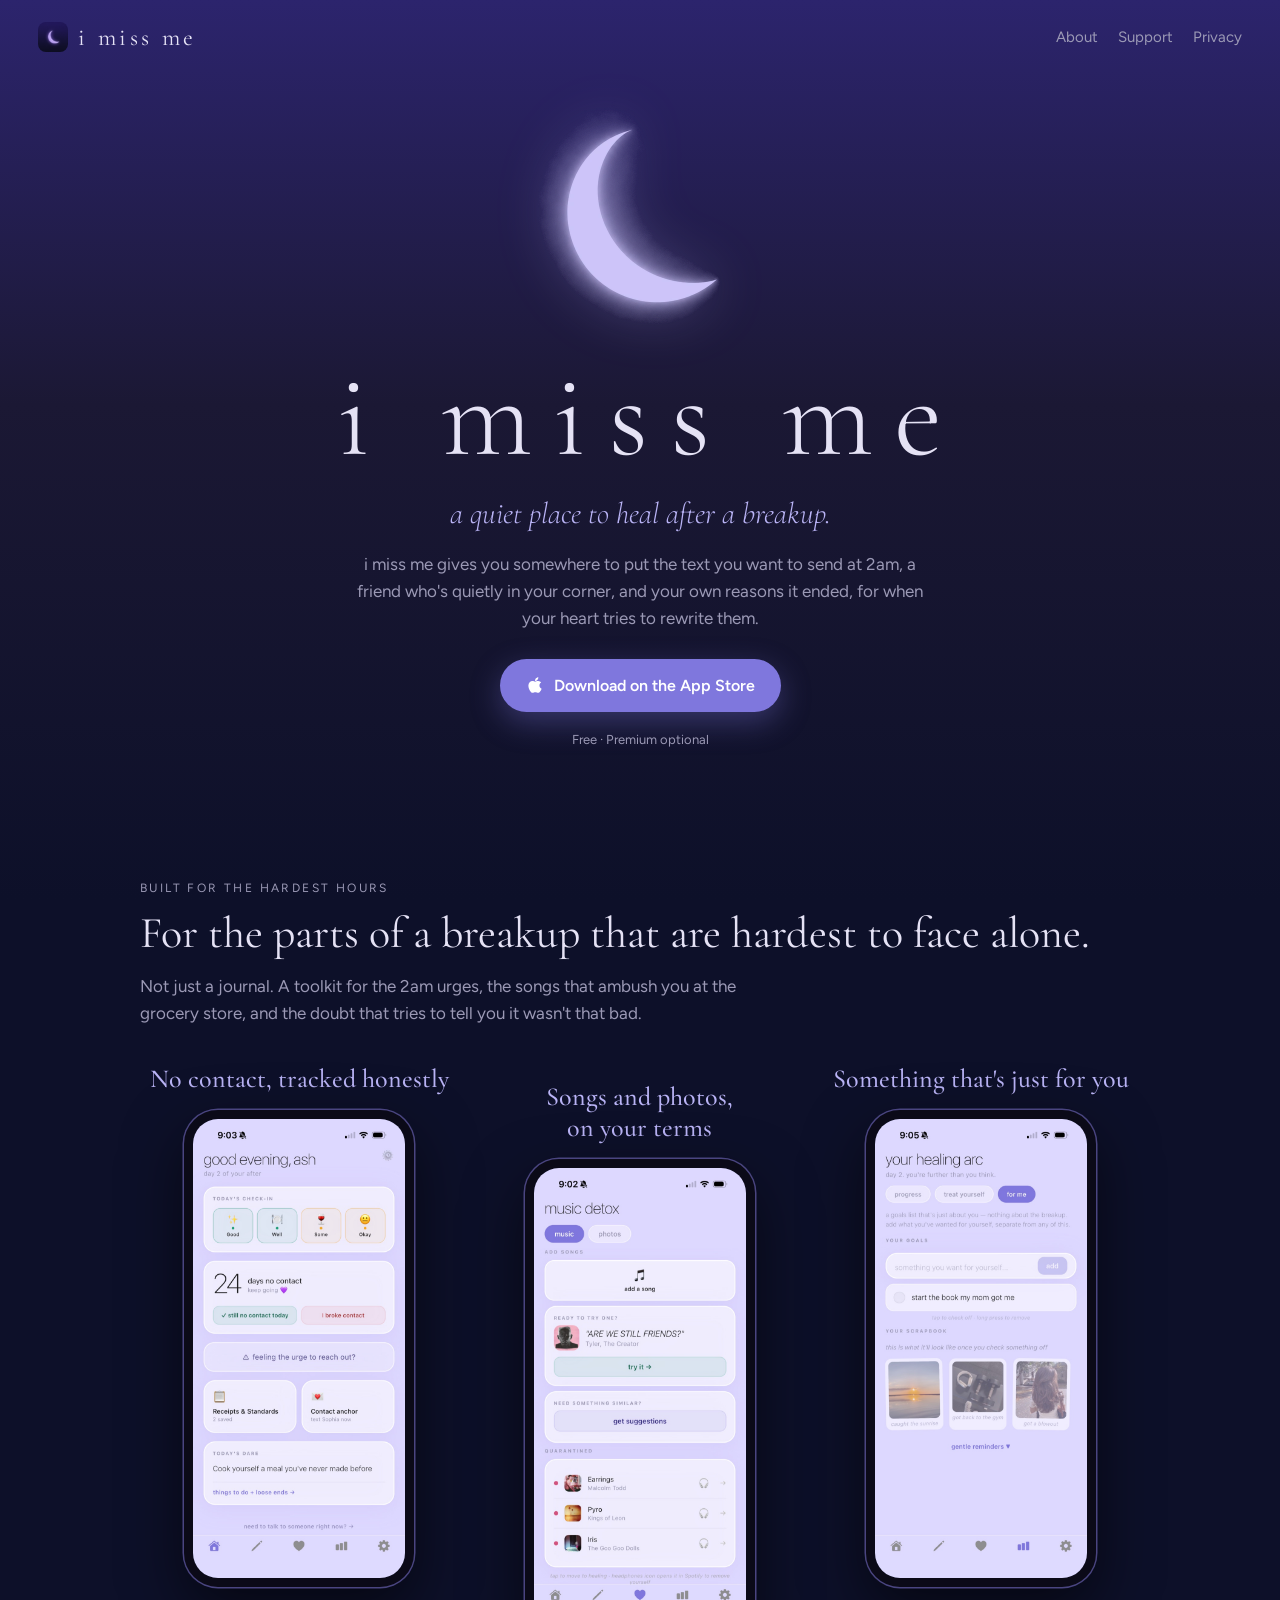
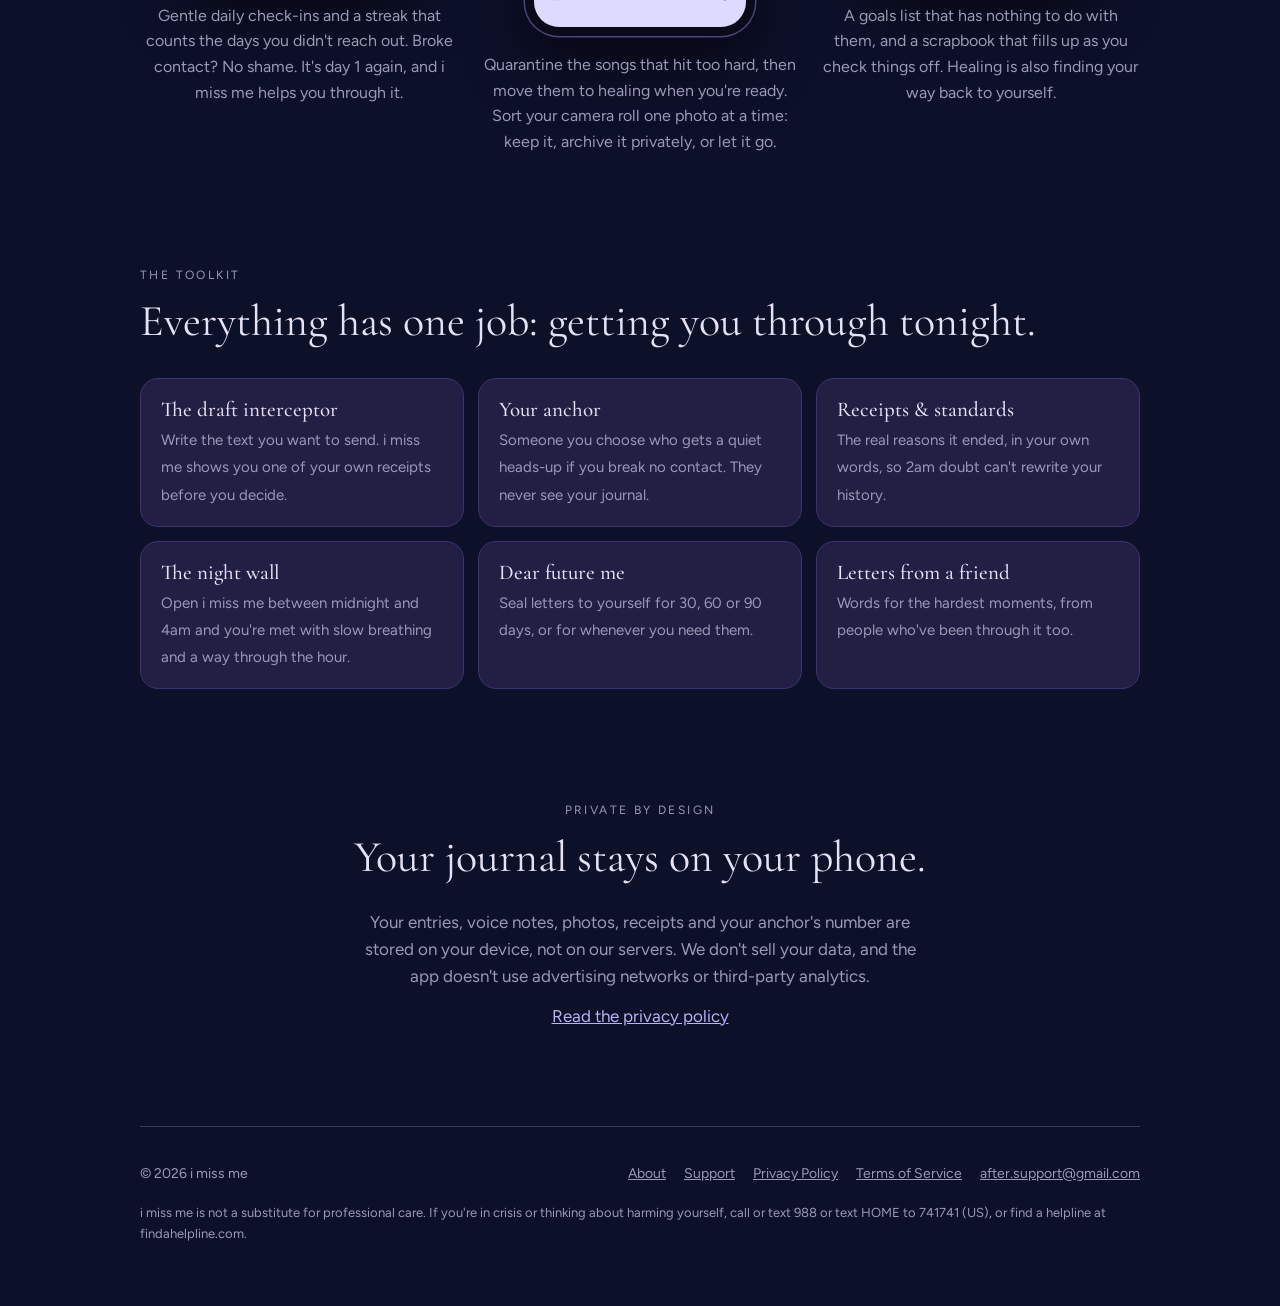
<file: index.html>
<!doctype html>
<html lang="en">
<head>
<meta charset="utf-8">
<meta name="viewport" content="width=device-width, initial-scale=1, viewport-fit=cover">
<title>i miss me: breakup recovery</title>
<meta name="description" content="i miss me is a quiet place to heal after a breakup. Hold the text you want to send, lean on a friend, detox the songs and photos, and remember why it ended.">
<meta property="og:title" content="i miss me: breakup recovery">
<meta property="og:description" content="A quiet place to heal after a breakup. Somewhere to put the text you want to send at 2am, a friend in your corner, and your own reasons it ended.">
<meta property="og:image" content="https://afterbreakuprecovery.com/assets/icon-180.png">
<meta name="theme-color" content="#2C246D">
<link rel="icon" href="/assets/favicon.png">
<link rel="apple-touch-icon" href="/assets/icon-180.png">
<link rel="preload" as="image" href="/assets/moon-480.webp" fetchpriority="high">
<link rel="preconnect" href="https://fonts.googleapis.com">
<link rel="preconnect" href="https://fonts.gstatic.com" crossorigin>
<link rel="stylesheet" href="https://fonts.googleapis.com/css2?family=Cormorant+Garamond:ital,wght@0,300;0,400;0,500;1,300;1,400&family=Figtree:wght@400;500;600&display=swap">
<link rel="stylesheet" href="/styles.css?v=25">
</head>
<body>
<header class="bar">
    <a class="brand" href="/"><img src="/assets/icon-180.png" alt="">i miss me</a>
    <nav class="nav"><a href="/about/">About</a><a href="/support/">Support</a><a href="/privacy/">Privacy</a></nav>
  </header>
<div class="wrap">

  <main>
    <section class="hero" aria-labelledby="title">
      <img class="moon" src="/assets/moon-480.webp" alt="" width="480" height="480" fetchpriority="high" decoding="async">
      <h1 class="wordmark" id="title">i miss me</h1>
      <p class="tagline">a quiet place to heal after a breakup.</p>
      <p class="lede">i miss me gives you somewhere to put the text you want to send at 2am, a friend who's quietly in your corner, and your own reasons it ended, for when your heart tries to rewrite them.</p>
      <a class="store" href="https://apps.apple.com/app/id6788418578">
        <svg viewBox="0 0 384 512" aria-hidden="true"><path d="M318.7 268.7c-.2-36.7 16.4-64.4 50-84.8-18.8-26.9-47.2-41.7-84.7-44.6-35.5-2.8-74.3 20.7-88.5 20.7-15 0-49.4-19.7-76.4-19.7C63.3 141.2 4 184.8 4 273.5q0 39.3 14.4 81.2c12.8 36.7 59 126.7 107.2 125.2 25.2-.6 43-17.9 75.8-17.9 31.8 0 48.3 17.9 76.4 17.9 48.6-.7 90.4-82.5 102.6-119.3-65.2-30.7-61.7-90-61.7-91.9zm-56.6-164.2c27.3-32.4 24.8-61.9 24-72.5-24.1 1.4-52 16.4-67.9 34.9-17.5 19.8-27.8 44.3-25.6 71.9 26.1 2 49.9-11.4 69.5-34.3z"/></svg>
        Download on the App Store
      </a>
      <span class="fine">Free · Premium optional</span>
    </section>

    <section aria-labelledby="hard-parts">
      <p class="eyebrow">built for the hardest hours</p>
      <h2 id="hard-parts">For the parts of a breakup that are hardest to face alone.</h2>
      <p class="section-lede">Not just a journal. A toolkit for the 2am urges, the songs that ambush you at the grocery store, and the doubt that tries to tell you it wasn't that bad.</p>
      <div class="features">
        <div class="feature">
          <img src="/assets/screen-1.jpg" alt="i miss me's home screen showing a daily check-in and 24 days of no contact" width="700" height="1514" loading="lazy">
          <h3>No contact, tracked honestly</h3>
          <p>Gentle daily check-ins and a streak that counts the days you didn't reach out. Broke contact? No shame. It's day 1 again, and i miss me helps you through it.</p>
        </div>
        <div class="feature">
          <img src="/assets/screen-2.jpg" alt="i miss me's music detox screen with three quarantined songs" width="700" height="1514" loading="lazy">
          <h3>Songs and photos, on your terms</h3>
          <p>Quarantine the songs that hit too hard, then move them to healing when you're ready. Sort your camera roll one photo at a time: keep it, archive it privately, or let it go.</p>
        </div>
        <div class="feature">
          <img src="/assets/screen-3.jpg" alt="i miss me's 'for me' screen with a personal goal and a scrapbook" width="700" height="1514" loading="lazy">
          <h3>Something that's just for you</h3>
          <p>A goals list that has nothing to do with them, and a scrapbook that fills up as you check things off. Healing is also finding your way back to yourself.</p>
        </div>
      </div>
    </section>

    <section aria-labelledby="toolkit">
      <p class="eyebrow">the toolkit</p>
      <h2 id="toolkit">Everything has one job: getting you through tonight.</h2>
      <div class="tools">
        <div class="tool"><strong>The draft interceptor</strong><span>Write the text you want to send. i miss me shows you one of your own receipts before you decide.</span></div>
        <div class="tool"><strong>Your anchor</strong><span>Someone you choose who gets a quiet heads-up if you break no contact. They never see your journal.</span></div>
        <div class="tool"><strong>Receipts &amp; standards</strong><span>The real reasons it ended, in your own words, so 2am doubt can't rewrite your history.</span></div>
        <div class="tool"><strong>The night wall</strong><span>Open i miss me between midnight and 4am and you're met with slow breathing and a way through the hour.</span></div>
        <div class="tool"><strong>Dear future me</strong><span>Seal letters to yourself for 30, 60 or 90 days, or for whenever you need them.</span></div>
        <div class="tool"><strong>Letters from a friend</strong><span>Words for the hardest moments, from people who've been through it too.</span></div>
      </div>
    </section>

    <section class="promise" aria-labelledby="privacy">
      <p class="eyebrow">private by design</p>
      <h2 id="privacy">Your journal stays on your phone.</h2>
      <p>Your entries, voice notes, photos, receipts and your anchor's number are stored on your device, not on our servers. We don't sell your data, and the app doesn't use advertising networks or third-party analytics.</p>
      <p><a href="/privacy/">Read the privacy policy</a></p>
    </section>
  </main>

  <footer>
    <div class="row">
      <span>© 2026 i miss me</span>
      <nav><a href="/about/">About</a><a href="/support/">Support</a><a href="/privacy/">Privacy Policy</a><a href="/terms/">Terms of Service</a><a href="mailto:after.support@gmail.com?subject=i%20miss%20me%20support">after.support@gmail.com</a></nav>
    </div>
    <p class="crisis">i miss me is not a substitute for professional care. If you're in crisis or thinking about harming yourself, call or text 988 or text HOME to 741741 (US), or find a helpline at findahelpline.com.</p>
  </footer>
</div>
<!-- Cloudflare Web Analytics --><script type='module' src='https://static.cloudflareinsights.com/beacon.min.js' data-cf-beacon='{"token": "2c49b818e342460999bc8472ac2195e9"}'></script><!-- End Cloudflare Web Analytics -->
</body>
</html>
</file>
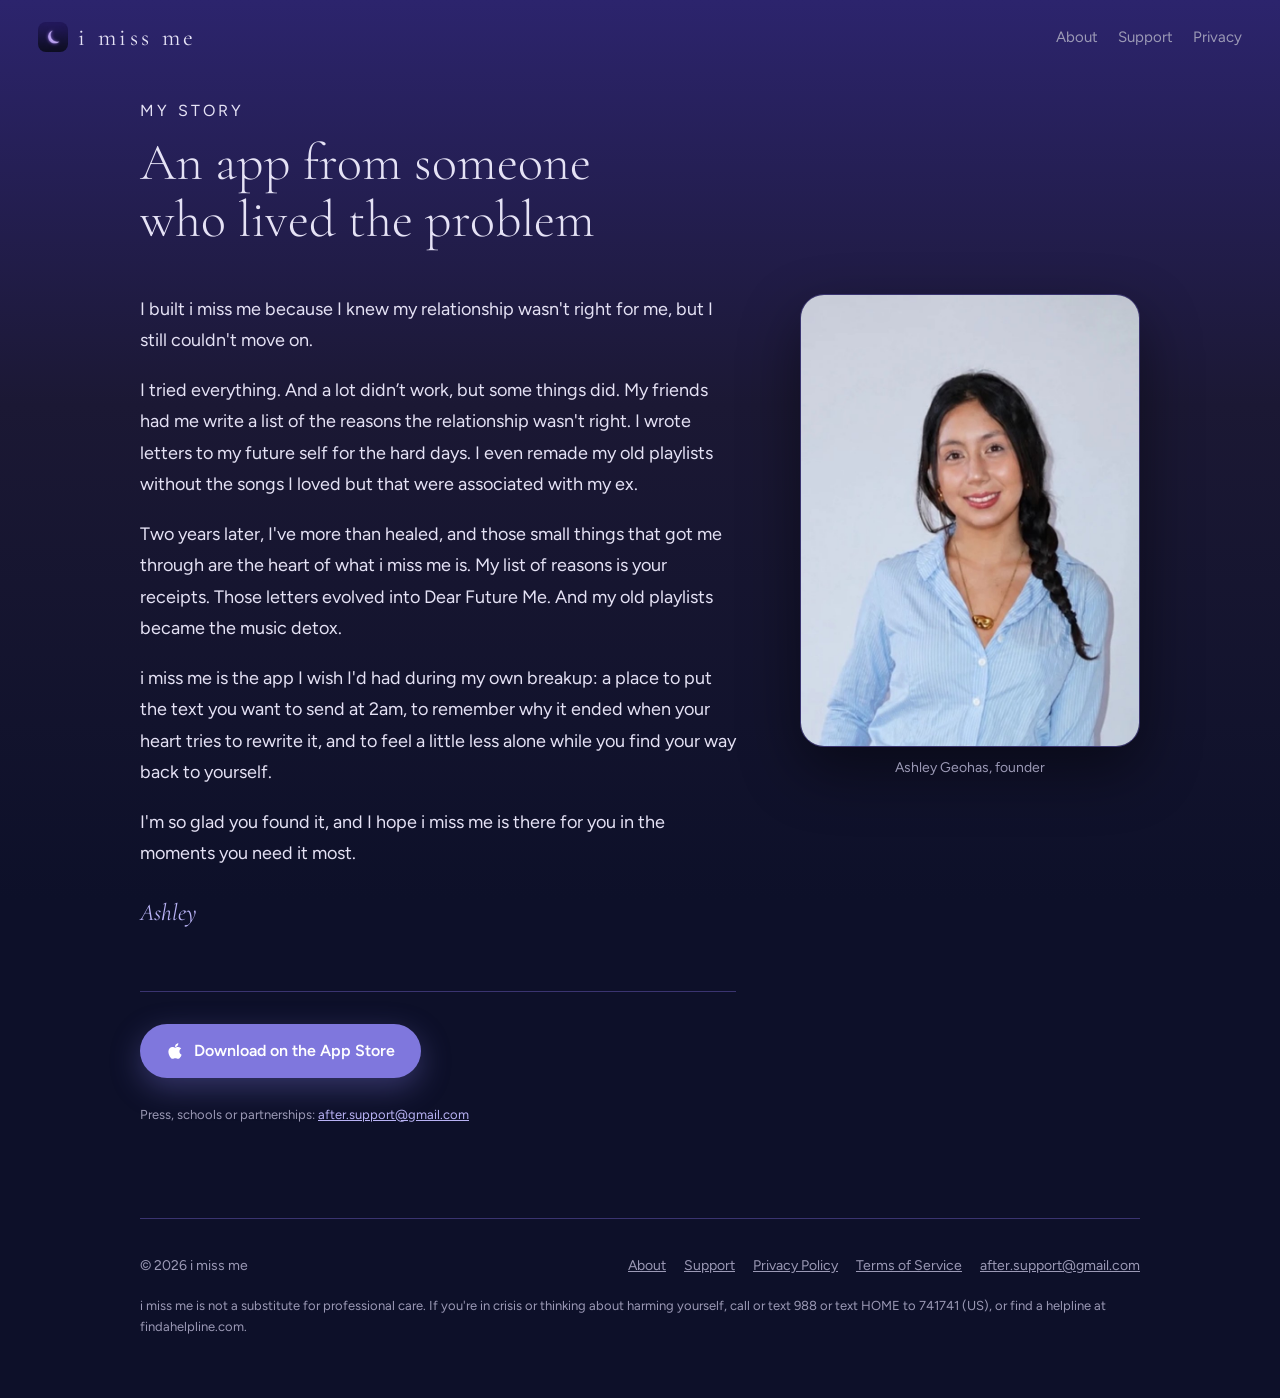
<file: about/index.html>
<!doctype html>
<html lang="en">
<head>
<meta charset="utf-8">
<meta name="viewport" content="width=device-width, initial-scale=1, viewport-fit=cover">
<title>About · i miss me: breakup recovery</title>
<meta name="description" content="Why Ashley built i miss me: an app from someone who lived the problem.">
<meta name="theme-color" content="#2C246D">
<link rel="icon" href="/assets/favicon.png">
<link rel="apple-touch-icon" href="/assets/icon-180.png">
<link rel="preconnect" href="https://fonts.googleapis.com">
<link rel="preconnect" href="https://fonts.gstatic.com" crossorigin>
<link rel="stylesheet" href="https://fonts.googleapis.com/css2?family=Cormorant+Garamond:ital,wght@0,300;0,400;0,500;1,300;1,400&family=Figtree:wght@400;500;600&display=swap">
<link rel="stylesheet" href="/styles.css?v=25">
</head>
<body>
<header class="bar">
    <a class="brand" href="/"><img src="/assets/icon-180.png" alt="">i miss me</a>
    <nav class="nav"><a href="/about/">About</a><a href="/support/">Support</a><a href="/privacy/">Privacy</a></nav>
  </header>
<div class="wrap">
  <main class="about-page">
    <div class="about-title doc">
      <p class="eyebrow">my story</p>
      <h1>An app from someone who lived the problem</h1>
    </div>
    <div class="about-text doc">
      <p>I built i miss me because I knew my relationship wasn't right for me, but I still couldn't move on.</p>
      <p>I tried everything. And a lot didn’t work, but some things did. My friends had me write a list of the reasons the relationship wasn't right. I wrote letters to my future self for the hard days. I even remade my old playlists without the songs I loved but that were associated with my ex.</p>
      <p>Two years later, I've more than healed, and those small things that got me through are the heart of what i miss me is. My list of reasons is your receipts. Those letters evolved into Dear Future Me. And my old playlists became the music detox.</p>
      <p>i miss me is the app I wish I'd had during my own breakup: a place to put the text you want to send at 2am, to remember why it ended when your heart tries to rewrite it, and to feel a little less alone while you find your way back to yourself.</p>
      <p>I'm so glad you found it, and I hope i miss me is there for you in the moments you need it most.</p>
      <p class="signature">Ashley</p>
      </div>
    <figure class="founder">
      <img src="/assets/ashley-6.jpg" alt="Ashley Geohas, founder of i miss me, smiling in a light blue shirt" width="750" height="1000">
      <figcaption>Ashley Geohas, founder</figcaption>
    </figure>
    <div class="about-cta">
        <a class="store" href="https://apps.apple.com/app/id6788418578">
          <svg viewBox="0 0 384 512" aria-hidden="true"><path d="M318.7 268.7c-.2-36.7 16.4-64.4 50-84.8-18.8-26.9-47.2-41.7-84.7-44.6-35.5-2.8-74.3 20.7-88.5 20.7-15 0-49.4-19.7-76.4-19.7C63.3 141.2 4 184.8 4 273.5q0 39.3 14.4 81.2c12.8 36.7 59 126.7 107.2 125.2 25.2-.6 43-17.9 75.8-17.9 31.8 0 48.3 17.9 76.4 17.9 48.6-.7 90.4-82.5 102.6-119.3-65.2-30.7-61.7-90-61.7-91.9zm-56.6-164.2c27.3-32.4 24.8-61.9 24-72.5-24.1 1.4-52 16.4-67.9 34.9-17.5 19.8-27.8 44.3-25.6 71.9 26.1 2 49.9-11.4 69.5-34.3z"/></svg>
          Download on the App Store
        </a>
        <p class="fine">Press, schools or partnerships: <a href="mailto:after.support@gmail.com?subject=i%20miss%20me%3A%20">after.support@gmail.com</a></p>
      </div>
  </main>
  <footer>
    <div class="row">
      <span>© 2026 i miss me</span>
      <nav><a href="/about/">About</a><a href="/support/">Support</a><a href="/privacy/">Privacy Policy</a><a href="/terms/">Terms of Service</a><a href="mailto:after.support@gmail.com?subject=i%20miss%20me%20support">after.support@gmail.com</a></nav>
    </div>
    <p class="crisis">i miss me is not a substitute for professional care. If you're in crisis or thinking about harming yourself, call or text 988 or text HOME to 741741 (US), or find a helpline at findahelpline.com.</p>
  </footer>
</div>
<!-- Cloudflare Web Analytics --><script type='module' src='https://static.cloudflareinsights.com/beacon.min.js' data-cf-beacon='{"token": "2c49b818e342460999bc8472ac2195e9"}'></script><!-- End Cloudflare Web Analytics -->
</body>
</html>
</file>
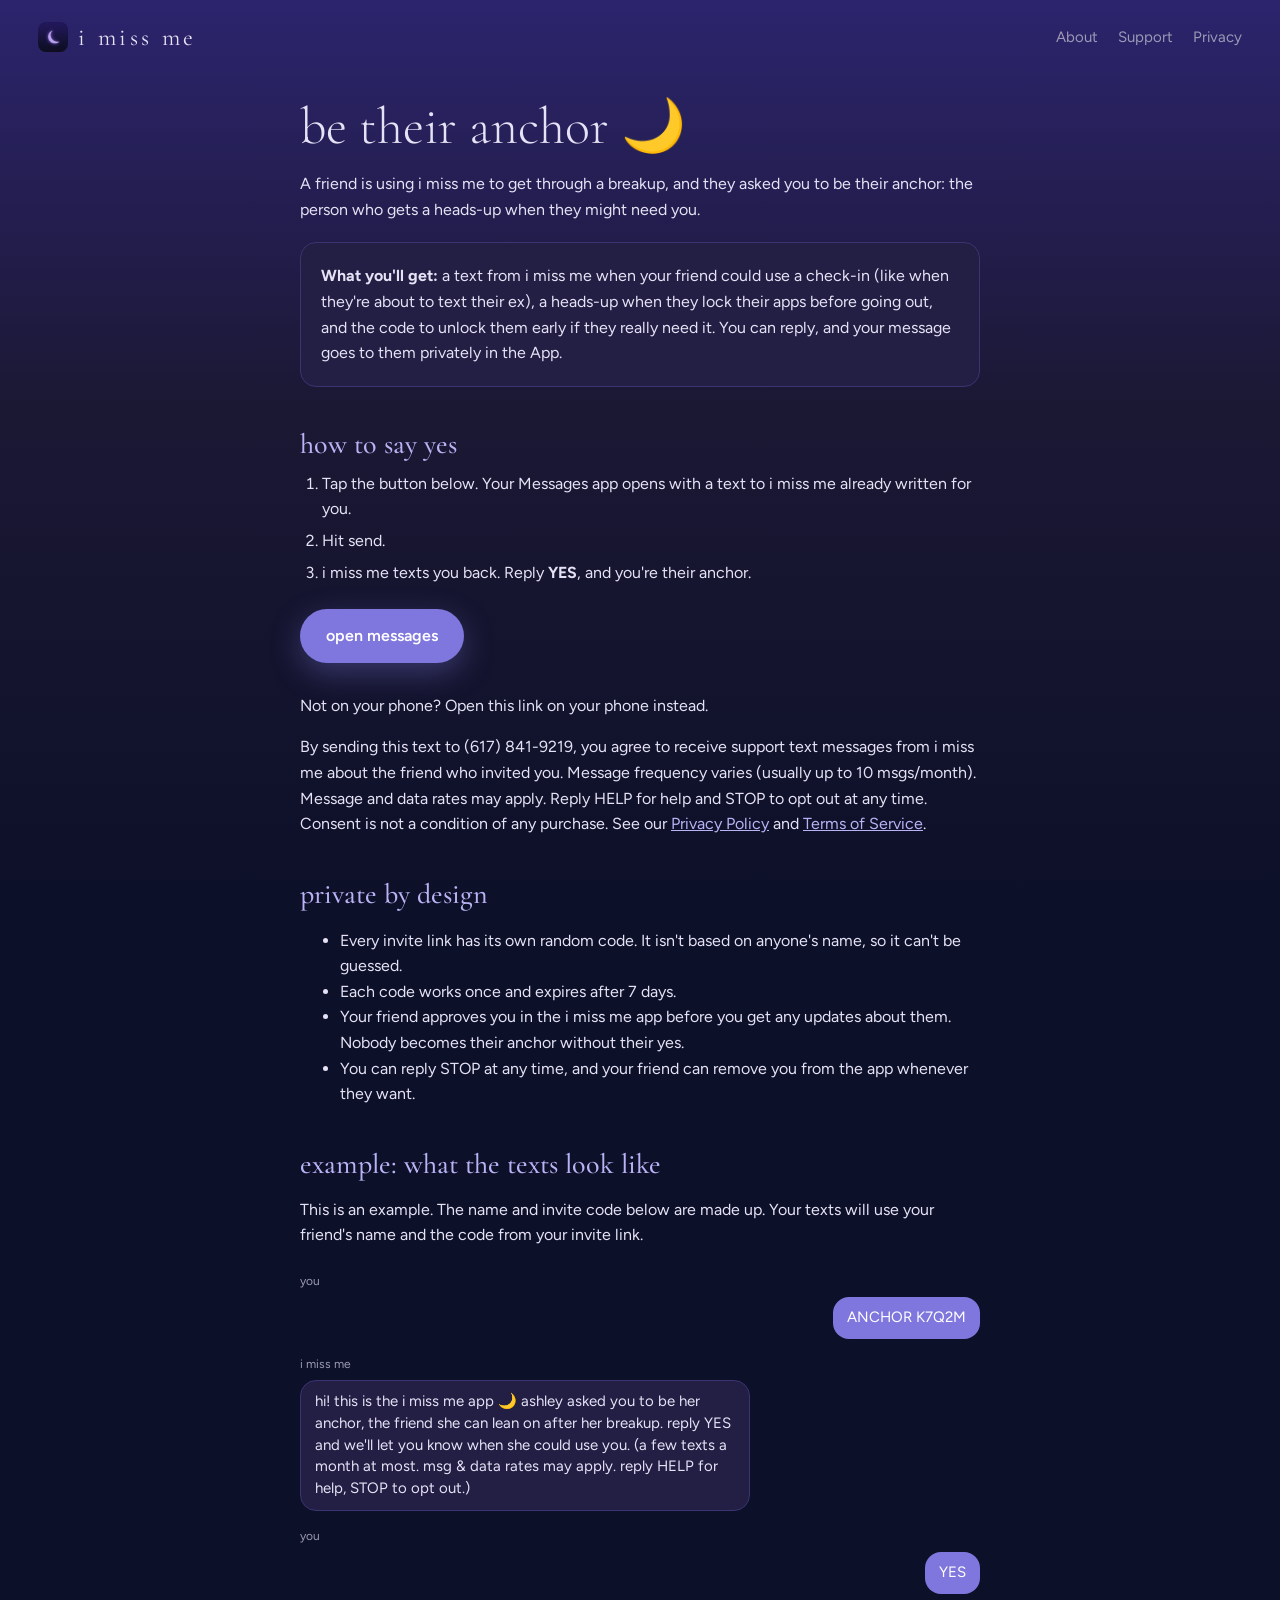
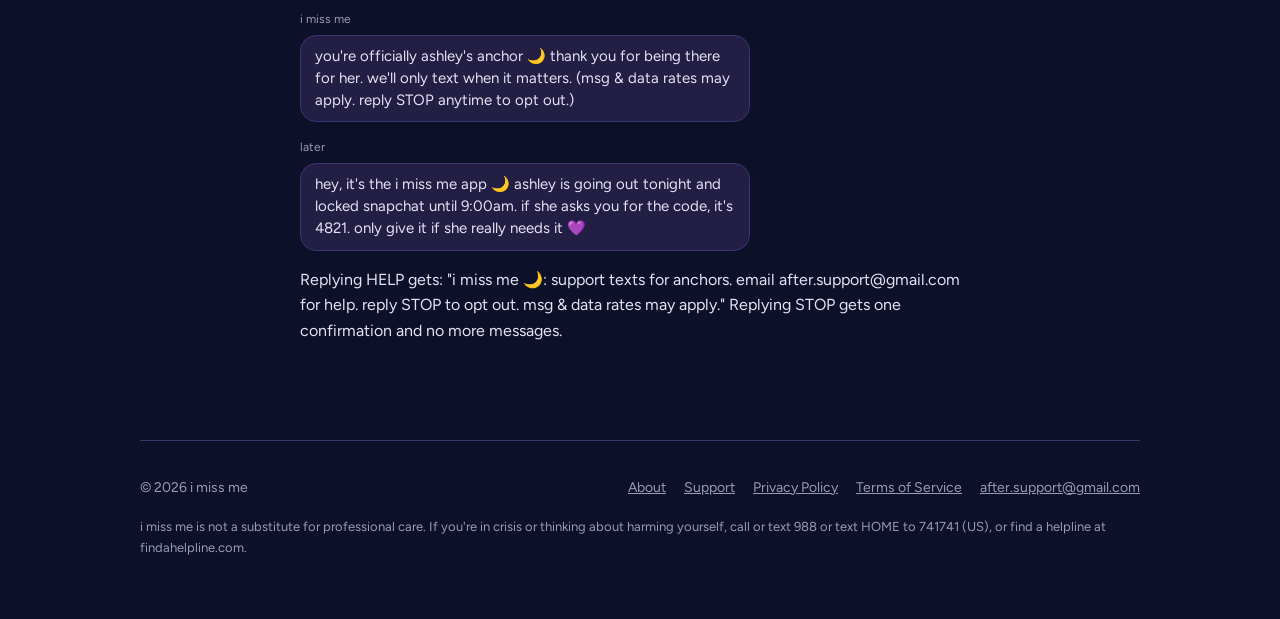
<file: anchor/index.html>
<!doctype html>
<html lang="en">
<head>
<meta charset="utf-8">
<meta name="viewport" content="width=device-width, initial-scale=1, viewport-fit=cover">
<title>Be an anchor · i miss me: breakup recovery</title>
<meta name="description" content="A friend asked you to be their anchor on i miss me. Text ANCHOR to join.">
<meta name="theme-color" content="#2C246D">
<link rel="icon" href="/assets/favicon.png">
<link rel="apple-touch-icon" href="/assets/icon-180.png">
<link rel="preconnect" href="https://fonts.googleapis.com">
<link rel="preconnect" href="https://fonts.gstatic.com" crossorigin>
<link rel="stylesheet" href="https://fonts.googleapis.com/css2?family=Cormorant+Garamond:ital,wght@0,300;0,400;0,500;1,300;1,400&family=Figtree:wght@400;500;600&display=swap">
<link rel="stylesheet" href="/styles.css?v=25">
<style>
  .join { display: inline-block; margin: 8px 0 14px; }
  .steps { padding-left: 1.3em; margin: 0 0 8px; }
  .steps li { margin-bottom: 6px; }
  .thread { display: grid; gap: 10px; margin: 18px 0 6px; }
  .msg { max-width: 30em; padding: 10px 14px; border-radius: 16px; font-size: 15px; line-height: 1.45; }
  .msg.in { background: var(--card); border: 1px solid var(--card-line); justify-self: start; }
  .msg.out { background: var(--button); color: #fff; justify-self: end; }
  .who { font-size: 12px; color: var(--muted); margin: 6px 0 -4px; }
</style>
</head>
<body>
<header class="bar">
    <a class="brand" href="/"><img src="/assets/icon-180.png" alt="">i miss me</a>
    <nav class="nav"><a href="/about/">About</a><a href="/support/">Support</a><a href="/privacy/">Privacy</a></nav>
  </header>
<div class="wrap">
  <main class="narrow doc">

    <h1>be their anchor 🌙</h1>
    <p>A friend is using i miss me to get through a breakup, and they asked you to be their anchor: the person who gets a heads-up when they might need you.</p>

    <div class="card">
      <p><strong>What you'll get:</strong> a text from i miss me when your friend could use a check-in (like when they're about to text their ex), a heads-up when they lock their apps before going out, and the code to unlock them early if they really need it. You can reply, and your message goes to them privately in the App.</p>
    </div>

    <h2>how to say yes</h2>
    <ol class="steps">
      <li>Tap the button below. Your Messages app opens with a text to i miss me already written for you.</li>
      <li>Hit send.</li>
      <li>i miss me texts you back. Reply <strong>YES</strong>, and you're their anchor.</li>
    </ol>
    <p><a class="store join" id="join" href="sms:+16178419219&amp;body=ANCHOR">open messages</a></p>
    <p class="fine">Not on your phone? Open this link on your phone instead.</p>
    <p class="fine">By sending this text to (617) 841-9219, you agree to receive support text messages from i miss me about the friend who invited you. Message frequency varies (usually up to 10 msgs/month). Message and data rates may apply. Reply HELP for help and STOP to opt out at any time. Consent is not a condition of any purchase. See our <a href="/privacy/">Privacy Policy</a> and <a href="/terms/#sms">Terms of Service</a>.</p>

    <h2>private by design</h2>
    <ul>
      <li>Every invite link has its own random code. It isn't based on anyone's name, so it can't be guessed.</li>
      <li>Each code works once and expires after 7 days.</li>
      <li>Your friend approves you in the i miss me app before you get any updates about them. Nobody becomes their anchor without their yes.</li>
      <li>You can reply STOP at any time, and your friend can remove you from the app whenever they want.</li>
    </ul>

    <h2>example: what the texts look like</h2>
    <p class="fine">This is an example. The name and invite code below are made up. Your texts will use your friend's name and the code from your invite link.</p>
    <div class="thread">
      <div class="who">you</div>
      <div class="msg out">ANCHOR K7Q2M</div>
      <div class="who">i miss me</div>
      <div class="msg in">hi! this is the i miss me app 🌙 ashley asked you to be her anchor, the friend she can lean on after her breakup. reply YES and we&apos;ll let you know when she could use you. (a few texts a month at most. msg &amp; data rates may apply. reply HELP for help, STOP to opt out.)</div>
      <div class="who">you</div>
      <div class="msg out">YES</div>
      <div class="who">i miss me</div>
      <div class="msg in">you&apos;re officially ashley&apos;s anchor 🌙 thank you for being there for her. we&apos;ll only text when it matters. (msg &amp; data rates may apply. reply STOP anytime to opt out.)</div>
      <div class="who">later</div>
      <div class="msg in">hey, it&apos;s the i miss me app 🌙 ashley is going out tonight and locked snapchat until 9:00am. if she asks you for the code, it&apos;s 4821. only give it if she really needs it 💜</div>
    </div>
    <p class="fine">Replying HELP gets: "i miss me 🌙: support texts for anchors. email after.support@gmail.com for help. reply STOP to opt out. msg &amp; data rates may apply." Replying STOP gets one confirmation and no more messages.</p>

  </main>
  <footer>
    <div class="row">
      <span>© 2026 i miss me</span>
      <nav><a href="/about/">About</a><a href="/support/">Support</a><a href="/privacy/">Privacy Policy</a><a href="/terms/">Terms of Service</a><a href="mailto:after.support@gmail.com?subject=i%20miss%20me%20support">after.support@gmail.com</a></nav>
    </div>
    <p class="crisis">i miss me is not a substitute for professional care. If you're in crisis or thinking about harming yourself, call or text 988 or text HOME to 741741 (US), or find a helpline at findahelpline.com.</p>
  </footer>
</div>
<script>
  // Invite links look like /anchor/?c=K7Q2M: the code rides along in the pre-written text.
  (function () {
    var code = (new URLSearchParams(location.search).get('c') || '').toUpperCase().replace(/[^A-Z0-9]/g, '').slice(0, 10);
    var body = code ? 'ANCHOR ' + code : 'ANCHOR';

    var sep = /iPhone|iPad|Mac/.test(navigator.userAgent) ? '&' : '?';
    document.getElementById('join').href = 'sms:+16178419219' + sep + 'body=' + encodeURIComponent(body);
  })();
</script>
<!-- Cloudflare Web Analytics --><script type='module' src='https://static.cloudflareinsights.com/beacon.min.js' data-cf-beacon='{"token": "2c49b818e342460999bc8472ac2195e9"}'></script><!-- End Cloudflare Web Analytics -->
</body>
</html>
</file>
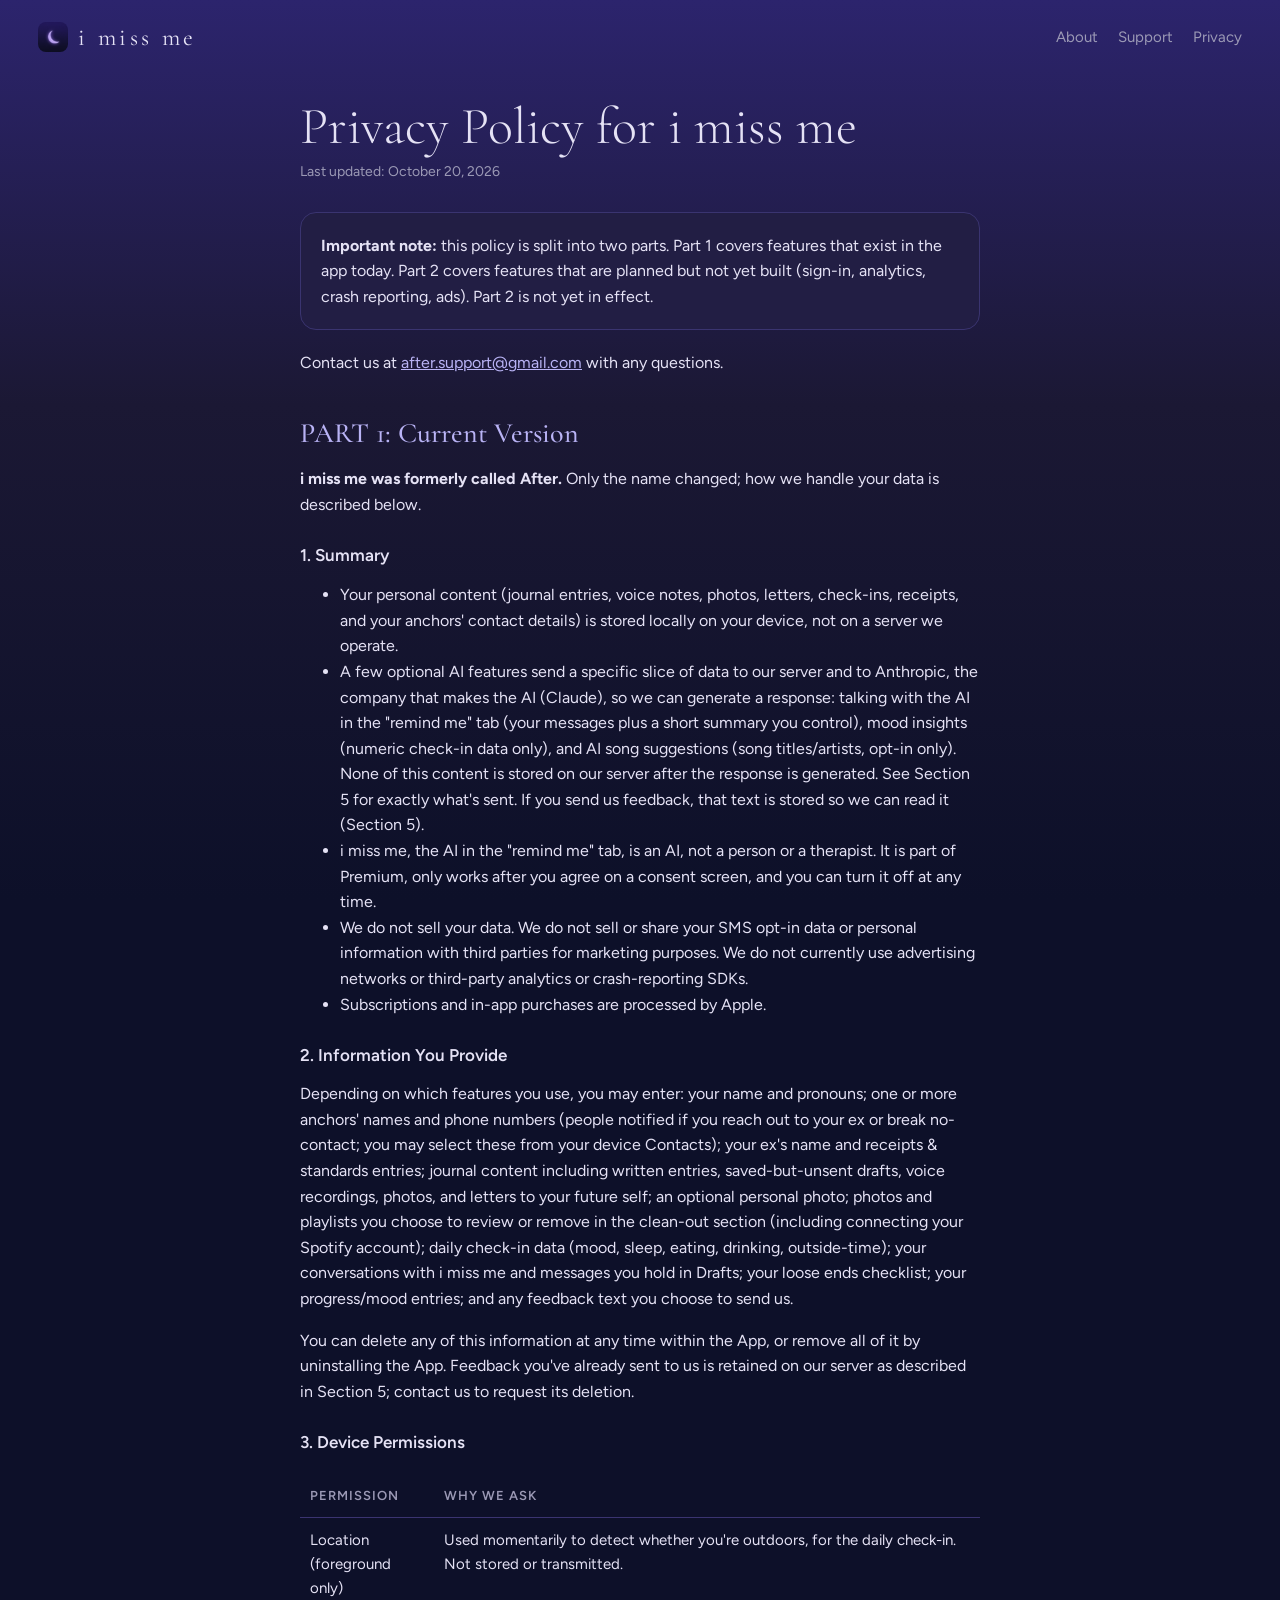
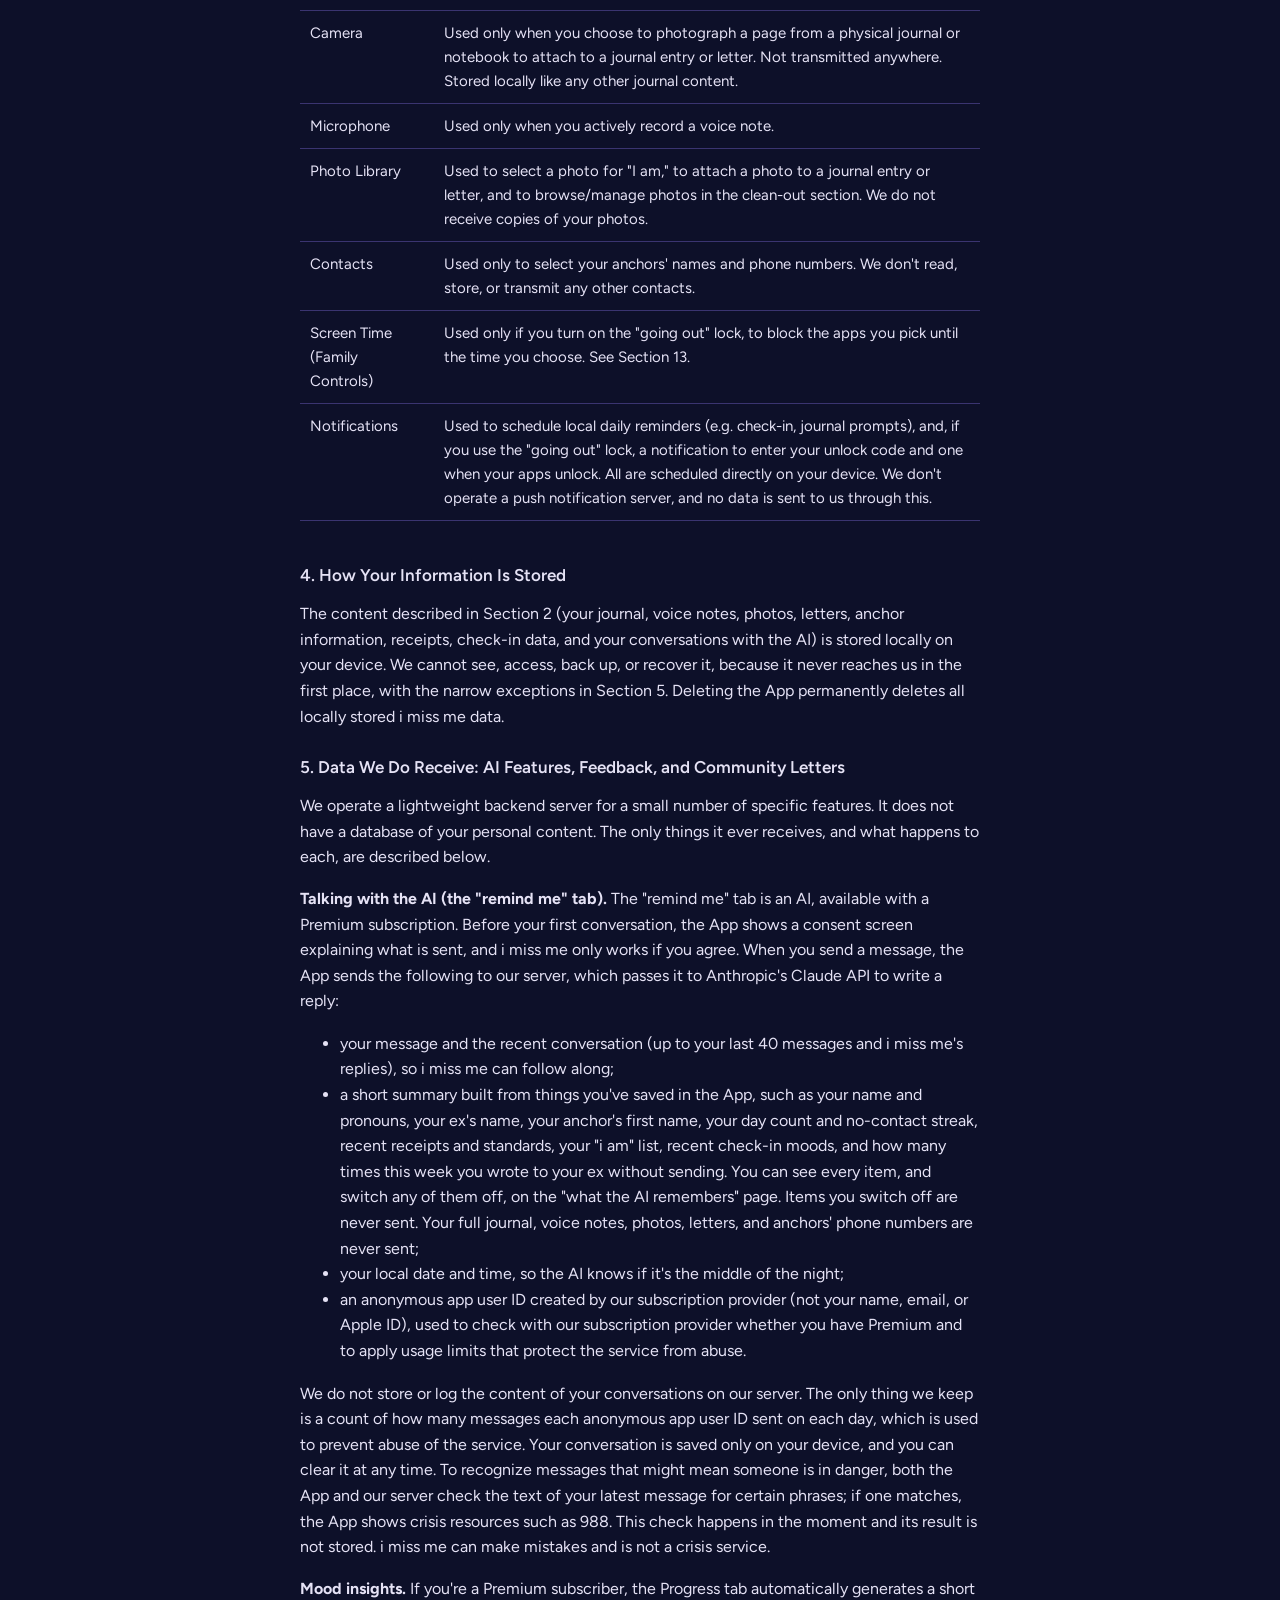
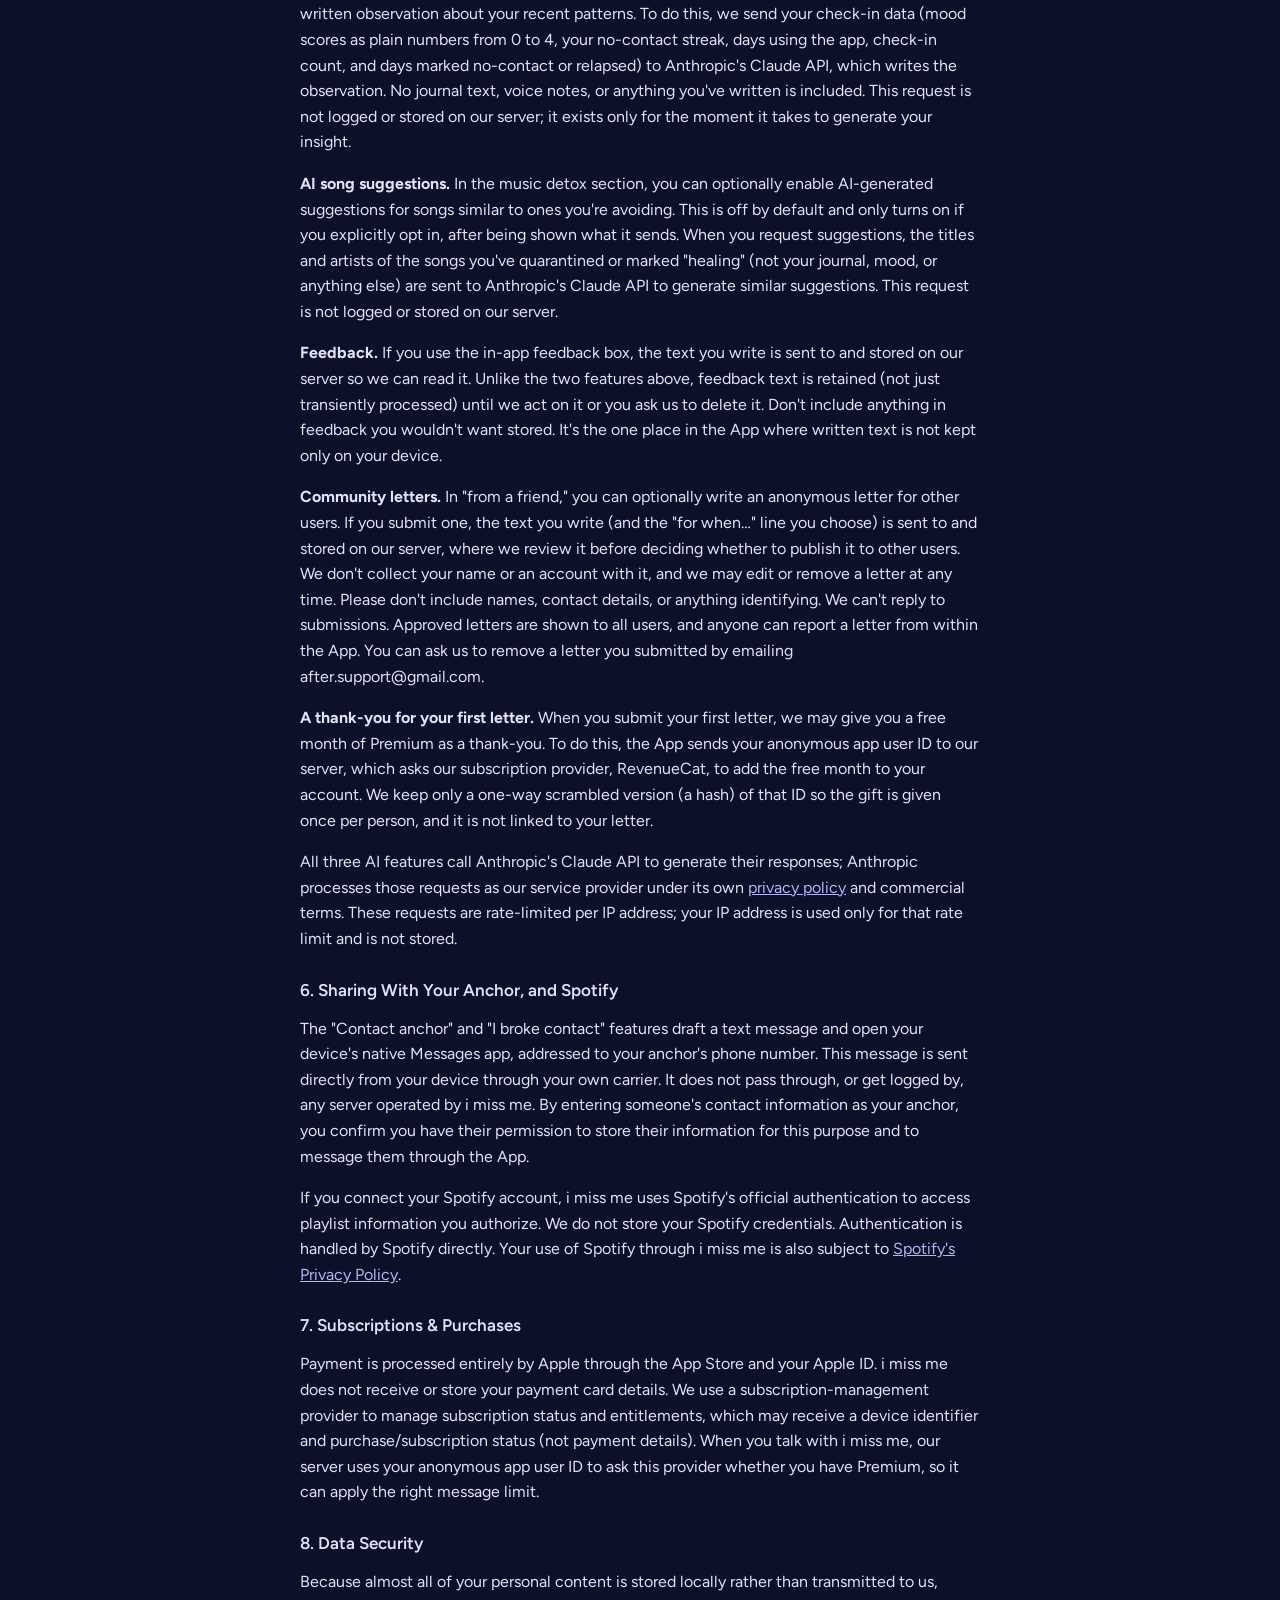
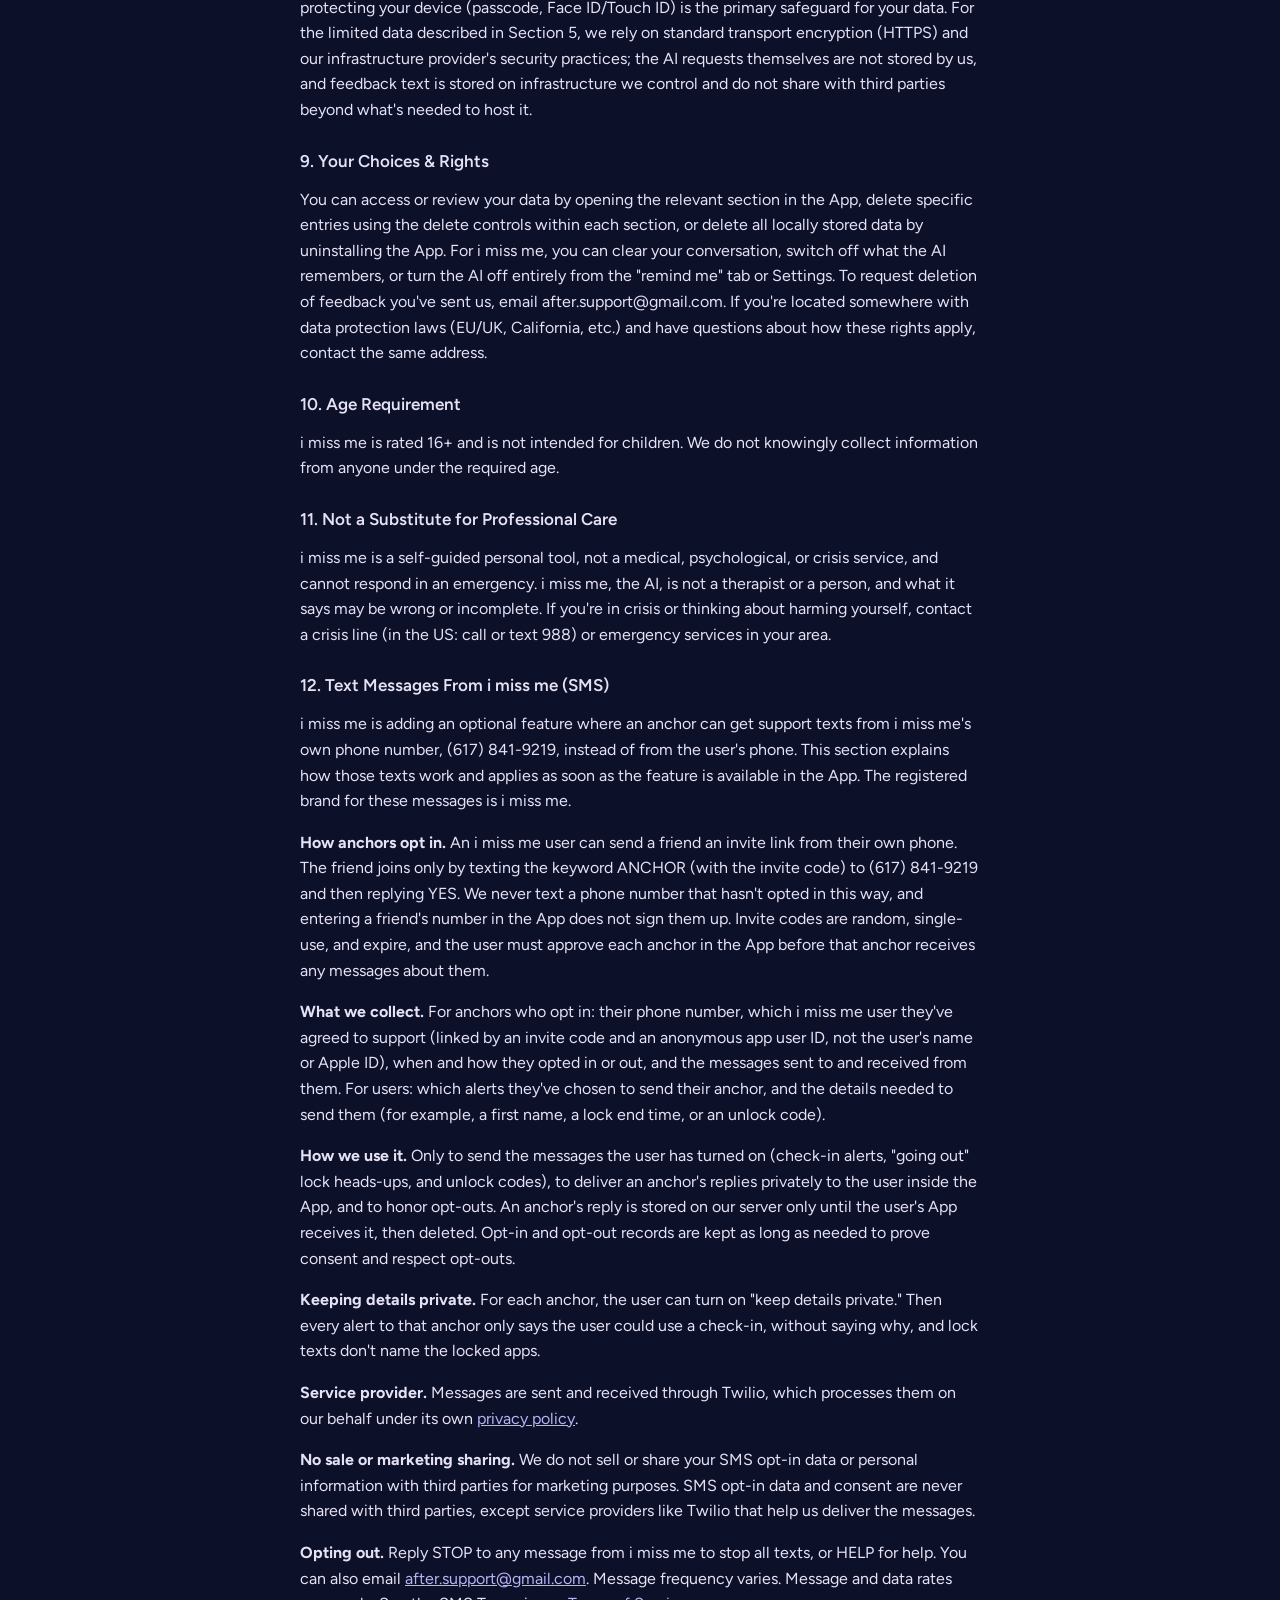
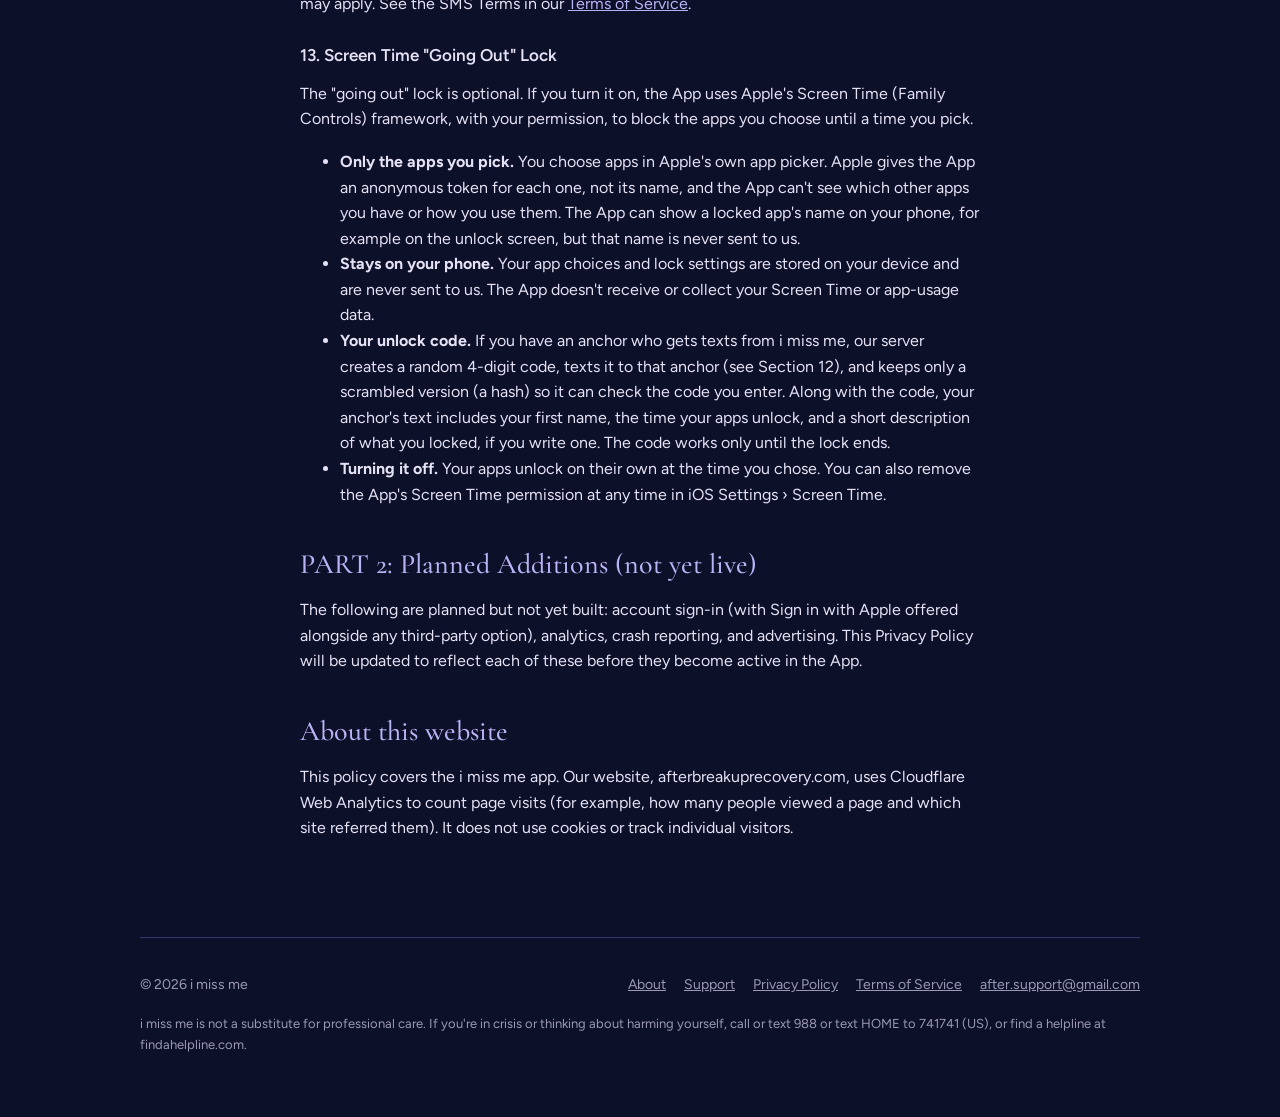
<file: privacy/index.html>
<!doctype html>
<html lang="en">
<head>
<meta charset="utf-8">
<meta name="viewport" content="width=device-width, initial-scale=1, viewport-fit=cover">
<title>Privacy Policy · i miss me: breakup recovery</title>
<meta name="description" content="How i miss me handles your data. Your journal and personal content stay on your device.">
<meta name="theme-color" content="#2C246D">
<link rel="icon" href="/assets/favicon.png">
<link rel="apple-touch-icon" href="/assets/icon-180.png">
<link rel="preconnect" href="https://fonts.googleapis.com">
<link rel="preconnect" href="https://fonts.gstatic.com" crossorigin>
<link rel="stylesheet" href="https://fonts.googleapis.com/css2?family=Cormorant+Garamond:ital,wght@0,300;0,400;0,500;1,300;1,400&family=Figtree:wght@400;500;600&display=swap">
<link rel="stylesheet" href="/styles.css?v=25">
</head>
<body>
<header class="bar">
    <a class="brand" href="/"><img src="/assets/icon-180.png" alt="">i miss me</a>
    <nav class="nav"><a href="/about/">About</a><a href="/support/">Support</a><a href="/privacy/">Privacy</a></nav>
  </header>
<div class="wrap">
  <main class="narrow doc">

    
    <h1>Privacy Policy for i miss me</h1>
    <div class="updated">Last updated: October 20, 2026</div>

    <div class="card">
      <p><strong>Important note:</strong> this policy is split into two parts. Part 1 covers features that exist in the app today. Part 2 covers features that are planned but not yet built (sign-in, analytics, crash reporting, ads). Part 2 is not yet in effect.</p>
    </div>

    <p>Contact us at <a href="mailto:after.support@gmail.com">after.support@gmail.com</a> with any questions.</p>

    <h2>PART 1: Current Version</h2>

    <p><strong>i miss me was formerly called After.</strong> Only the name changed; how we handle your data is described below.</p>
    <h3>1. Summary</h3>
    <ul>
      <li>Your personal content (journal entries, voice notes, photos, letters, check-ins, receipts, and your anchors' contact details) is stored locally on your device, not on a server we operate.</li>
      <li>A few optional AI features send a specific slice of data to our server and to Anthropic, the company that makes the AI (Claude), so we can generate a response: talking with the AI in the "remind me" tab (your messages plus a short summary you control), mood insights (numeric check-in data only), and AI song suggestions (song titles/artists, opt-in only). None of this content is stored on our server after the response is generated. See Section 5 for exactly what's sent. If you send us feedback, that text is stored so we can read it (Section 5).</li>
    <li>i miss me, the AI in the "remind me" tab, is an AI, not a person or a therapist. It is part of Premium, only works after you agree on a consent screen, and you can turn it off at any time.</li>
      <li>We do not sell your data. We do not sell or share your SMS opt-in data or personal information with third parties for marketing purposes. We do not currently use advertising networks or third-party analytics or crash-reporting SDKs.</li>
      <li>Subscriptions and in-app purchases are processed by Apple.</li>
    </ul>

    <h3>2. Information You Provide</h3>
    <p>Depending on which features you use, you may enter: your name and pronouns; one or more anchors' names and phone numbers (people notified if you reach out to your ex or break no-contact; you may select these from your device Contacts); your ex's name and receipts & standards entries; journal content including written entries, saved-but-unsent drafts, voice recordings, photos, and letters to your future self; an optional personal photo; photos and playlists you choose to review or remove in the clean-out section (including connecting your Spotify account); daily check-in data (mood, sleep, eating, drinking, outside-time); your conversations with i miss me and messages you hold in Drafts; your loose ends checklist; your progress/mood entries; and any feedback text you choose to send us.</p>
    <p>You can delete any of this information at any time within the App, or remove all of it by uninstalling the App. Feedback you've already sent to us is retained on our server as described in Section 5; contact us to request its deletion.</p>

    <h3>3. Device Permissions</h3>
    <div class="table"><table>
      <tr><th>Permission</th><th>Why we ask</th></tr>
      <tr><td>Location (foreground only)</td><td>Used momentarily to detect whether you're outdoors, for the daily check-in. Not stored or transmitted.</td></tr>
      <tr><td>Camera</td><td>Used only when you choose to photograph a page from a physical journal or notebook to attach to a journal entry or letter. Not transmitted anywhere. Stored locally like any other journal content.</td></tr>
      <tr><td>Microphone</td><td>Used only when you actively record a voice note.</td></tr>
      <tr><td>Photo Library</td><td>Used to select a photo for "I am," to attach a photo to a journal entry or letter, and to browse/manage photos in the clean-out section. We do not receive copies of your photos.</td></tr>
      <tr><td>Contacts</td><td>Used only to select your anchors' names and phone numbers. We don't read, store, or transmit any other contacts.</td></tr>
      <tr><td>Screen Time (Family Controls)</td><td>Used only if you turn on the "going out" lock, to block the apps you pick until the time you choose. See Section 13.</td></tr>
      <tr><td>Notifications</td><td>Used to schedule local daily reminders (e.g. check-in, journal prompts), and, if you use the "going out" lock, a notification to enter your unlock code and one when your apps unlock. All are scheduled directly on your device. We don't operate a push notification server, and no data is sent to us through this.</td></tr>
    </table></div>

    <h3>4. How Your Information Is Stored</h3>
    <p>The content described in Section 2 (your journal, voice notes, photos, letters, anchor information, receipts, check-in data, and your conversations with the AI) is stored locally on your device. We cannot see, access, back up, or recover it, because it never reaches us in the first place, with the narrow exceptions in Section 5. Deleting the App permanently deletes all locally stored i miss me data.</p>

    <h3>5. Data We Do Receive: AI Features, Feedback, and Community Letters</h3>
    <p>We operate a lightweight backend server for a small number of specific features. It does not have a database of your personal content. The only things it ever receives, and what happens to each, are described below.</p>
    <p><strong>Talking with the AI (the "remind me" tab).</strong> The "remind me" tab is an AI, available with a Premium subscription. Before your first conversation, the App shows a consent screen explaining what is sent, and i miss me only works if you agree. When you send a message, the App sends the following to our server, which passes it to Anthropic's Claude API to write a reply:</p>
    <ul>
    <li>your message and the recent conversation (up to your last 40 messages and i miss me's replies), so i miss me can follow along;</li>
    <li>a short summary built from things you've saved in the App, such as your name and pronouns, your ex's name, your anchor's first name, your day count and no-contact streak, recent receipts and standards, your "i am" list, recent check-in moods, and how many times this week you wrote to your ex without sending. You can see every item, and switch any of them off, on the "what the AI remembers" page. Items you switch off are never sent. Your full journal, voice notes, photos, letters, and anchors' phone numbers are never sent;</li>
    <li>your local date and time, so the AI knows if it's the middle of the night;</li>
    <li>an anonymous app user ID created by our subscription provider (not your name, email, or Apple ID), used to check with our subscription provider whether you have Premium and to apply usage limits that protect the service from abuse.</li>
    </ul>
    <p>We do not store or log the content of your conversations on our server. The only thing we keep is a count of how many messages each anonymous app user ID sent on each day, which is used to prevent abuse of the service. Your conversation is saved only on your device, and you can clear it at any time. To recognize messages that might mean someone is in danger, both the App and our server check the text of your latest message for certain phrases; if one matches, the App shows crisis resources such as 988. This check happens in the moment and its result is not stored. i miss me can make mistakes and is not a crisis service.</p>
    <p><strong>Mood insights.</strong> If you're a Premium subscriber, the Progress tab automatically generates a short written observation about your recent patterns. To do this, we send your check-in data (mood scores as plain numbers from 0 to 4, your no-contact streak, days using the app, check-in count, and days marked no-contact or relapsed) to Anthropic's Claude API, which writes the observation. No journal text, voice notes, or anything you've written is included. This request is not logged or stored on our server; it exists only for the moment it takes to generate your insight.</p>
    <p><strong>AI song suggestions.</strong> In the music detox section, you can optionally enable AI-generated suggestions for songs similar to ones you're avoiding. This is off by default and only turns on if you explicitly opt in, after being shown what it sends. When you request suggestions, the titles and artists of the songs you've quarantined or marked "healing" (not your journal, mood, or anything else) are sent to Anthropic's Claude API to generate similar suggestions. This request is not logged or stored on our server.</p>
    <p><strong>Feedback.</strong> If you use the in-app feedback box, the text you write is sent to and stored on our server so we can read it. Unlike the two features above, feedback text is retained (not just transiently processed) until we act on it or you ask us to delete it. Don't include anything in feedback you wouldn't want stored. It's the one place in the App where written text is not kept only on your device.</p>
    <p><strong>Community letters.</strong> In "from a friend," you can optionally write an anonymous letter for other users. If you submit one, the text you write (and the "for when…" line you choose) is sent to and stored on our server, where we review it before deciding whether to publish it to other users. We don't collect your name or an account with it, and we may edit or remove a letter at any time. Please don't include names, contact details, or anything identifying. We can't reply to submissions. Approved letters are shown to all users, and anyone can report a letter from within the App. You can ask us to remove a letter you submitted by emailing after.support@gmail.com.</p>
    <p><strong>A thank-you for your first letter.</strong> When you submit your first letter, we may give you a free month of Premium as a thank-you. To do this, the App sends your anonymous app user ID to our server, which asks our subscription provider, RevenueCat, to add the free month to your account. We keep only a one-way scrambled version (a hash) of that ID so the gift is given once per person, and it is not linked to your letter.</p>
    <p>All three AI features call Anthropic's Claude API to generate their responses; Anthropic processes those requests as our service provider under its own <a href="https://www.anthropic.com/legal/privacy" target="_blank">privacy policy</a> and commercial terms. These requests are rate-limited per IP address; your IP address is used only for that rate limit and is not stored.</p>

    <h3>6. Sharing With Your Anchor, and Spotify</h3>
    <p>The "Contact anchor" and "I broke contact" features draft a text message and open your device's native Messages app, addressed to your anchor's phone number. This message is sent directly from your device through your own carrier. It does not pass through, or get logged by, any server operated by i miss me. By entering someone's contact information as your anchor, you confirm you have their permission to store their information for this purpose and to message them through the App.</p>
    <p>If you connect your Spotify account, i miss me uses Spotify's official authentication to access playlist information you authorize. We do not store your Spotify credentials. Authentication is handled by Spotify directly. Your use of Spotify through i miss me is also subject to <a href="https://www.spotify.com/legal/privacy-policy/" target="_blank">Spotify's Privacy Policy</a>.</p>

    <h3>7. Subscriptions &amp; Purchases</h3>
    <p>Payment is processed entirely by Apple through the App Store and your Apple ID. i miss me does not receive or store your payment card details. We use a subscription-management provider to manage subscription status and entitlements, which may receive a device identifier and purchase/subscription status (not payment details). When you talk with i miss me, our server uses your anonymous app user ID to ask this provider whether you have Premium, so it can apply the right message limit.</p>

    <h3>8. Data Security</h3>
    <p>Because almost all of your personal content is stored locally rather than transmitted to us, protecting your device (passcode, Face ID/Touch ID) is the primary safeguard for your data. For the limited data described in Section 5, we rely on standard transport encryption (HTTPS) and our infrastructure provider's security practices; the AI requests themselves are not stored by us, and feedback text is stored on infrastructure we control and do not share with third parties beyond what's needed to host it.</p>

    <h3>9. Your Choices &amp; Rights</h3>
    <p>You can access or review your data by opening the relevant section in the App, delete specific entries using the delete controls within each section, or delete all locally stored data by uninstalling the App. For i miss me, you can clear your conversation, switch off what the AI remembers, or turn the AI off entirely from the "remind me" tab or Settings. To request deletion of feedback you've sent us, email after.support@gmail.com. If you're located somewhere with data protection laws (EU/UK, California, etc.) and have questions about how these rights apply, contact the same address.</p>

    <h3>10. Age Requirement</h3>
    <p>i miss me is rated 16+ and is not intended for children. We do not knowingly collect information from anyone under the required age.</p>

    <h3>11. Not a Substitute for Professional Care</h3>
    <p>i miss me is a self-guided personal tool, not a medical, psychological, or crisis service, and cannot respond in an emergency. i miss me, the AI, is not a therapist or a person, and what it says may be wrong or incomplete. If you're in crisis or thinking about harming yourself, contact a crisis line (in the US: call or text 988) or emergency services in your area.</p>

    <h3>12. Text Messages From i miss me (SMS)</h3>
    <p>i miss me is adding an optional feature where an anchor can get support texts from i miss me's own phone number, (617) 841-9219, instead of from the user's phone. This section explains how those texts work and applies as soon as the feature is available in the App. The registered brand for these messages is i miss me.</p>
    <p><strong>How anchors opt in.</strong> An i miss me user can send a friend an invite link from their own phone. The friend joins only by texting the keyword ANCHOR (with the invite code) to (617) 841-9219 and then replying YES. We never text a phone number that hasn't opted in this way, and entering a friend's number in the App does not sign them up. Invite codes are random, single-use, and expire, and the user must approve each anchor in the App before that anchor receives any messages about them.</p>
    <p><strong>What we collect.</strong> For anchors who opt in: their phone number, which i miss me user they've agreed to support (linked by an invite code and an anonymous app user ID, not the user's name or Apple ID), when and how they opted in or out, and the messages sent to and received from them. For users: which alerts they've chosen to send their anchor, and the details needed to send them (for example, a first name, a lock end time, or an unlock code).</p>
    <p><strong>How we use it.</strong> Only to send the messages the user has turned on (check-in alerts, "going out" lock heads-ups, and unlock codes), to deliver an anchor's replies privately to the user inside the App, and to honor opt-outs. An anchor's reply is stored on our server only until the user's App receives it, then deleted. Opt-in and opt-out records are kept as long as needed to prove consent and respect opt-outs.</p>
    <p><strong>Keeping details private.</strong> For each anchor, the user can turn on "keep details private." Then every alert to that anchor only says the user could use a check-in, without saying why, and lock texts don't name the locked apps.</p>
    <p><strong>Service provider.</strong> Messages are sent and received through Twilio, which processes them on our behalf under its own <a href="https://www.twilio.com/legal/privacy" target="_blank">privacy policy</a>.</p>
    <p><strong>No sale or marketing sharing.</strong> We do not sell or share your SMS opt-in data or personal information with third parties for marketing purposes. SMS opt-in data and consent are never shared with third parties, except service providers like Twilio that help us deliver the messages.</p>
    <p><strong>Opting out.</strong> Reply STOP to any message from i miss me to stop all texts, or HELP for help. You can also email <a href="mailto:after.support@gmail.com">after.support@gmail.com</a>. Message frequency varies. Message and data rates may apply. See the SMS Terms in our <a href="/terms/#sms">Terms of Service</a>.</p>

    <h3>13. Screen Time "Going Out" Lock</h3>
    <p>The "going out" lock is optional. If you turn it on, the App uses Apple's Screen Time (Family Controls) framework, with your permission, to block the apps you choose until a time you pick.</p>
    <ul>
      <li><strong>Only the apps you pick.</strong> You choose apps in Apple's own app picker. Apple gives the App an anonymous token for each one, not its name, and the App can't see which other apps you have or how you use them. The App can show a locked app's name on your phone, for example on the unlock screen, but that name is never sent to us.</li>
      <li><strong>Stays on your phone.</strong> Your app choices and lock settings are stored on your device and are never sent to us. The App doesn't receive or collect your Screen Time or app-usage data.</li>
      <li><strong>Your unlock code.</strong> If you have an anchor who gets texts from i miss me, our server creates a random 4-digit code, texts it to that anchor (see Section 12), and keeps only a scrambled version (a hash) so it can check the code you enter. Along with the code, your anchor's text includes your first name, the time your apps unlock, and a short description of what you locked, if you write one. The code works only until the lock ends.</li>
      <li><strong>Turning it off.</strong> Your apps unlock on their own at the time you chose. You can also remove the App's Screen Time permission at any time in iOS Settings › Screen Time.</li>
    </ul>

    <h2>PART 2: Planned Additions (not yet live)</h2>
    <p>The following are planned but not yet built: account sign-in (with Sign in with Apple offered alongside any third-party option), analytics, crash reporting, and advertising. This Privacy Policy will be updated to reflect each of these before they become active in the App.</p>
  
        <h2>About this website</h2>
    <p>This policy covers the i miss me app. Our website, afterbreakuprecovery.com, uses Cloudflare Web Analytics to count page visits (for example, how many people viewed a page and which site referred them). It does not use cookies or track individual visitors.</p>
  </main>
  <footer>
    <div class="row">
      <span>© 2026 i miss me</span>
      <nav><a href="/about/">About</a><a href="/support/">Support</a><a href="/privacy/">Privacy Policy</a><a href="/terms/">Terms of Service</a><a href="mailto:after.support@gmail.com?subject=i%20miss%20me%20support">after.support@gmail.com</a></nav>
    </div>
    <p class="crisis">i miss me is not a substitute for professional care. If you're in crisis or thinking about harming yourself, call or text 988 or text HOME to 741741 (US), or find a helpline at findahelpline.com.</p>
  </footer>
</div>
<!-- Cloudflare Web Analytics --><script type='module' src='https://static.cloudflareinsights.com/beacon.min.js' data-cf-beacon='{"token": "2c49b818e342460999bc8472ac2195e9"}'></script><!-- End Cloudflare Web Analytics -->
</body>
</html>
</file>
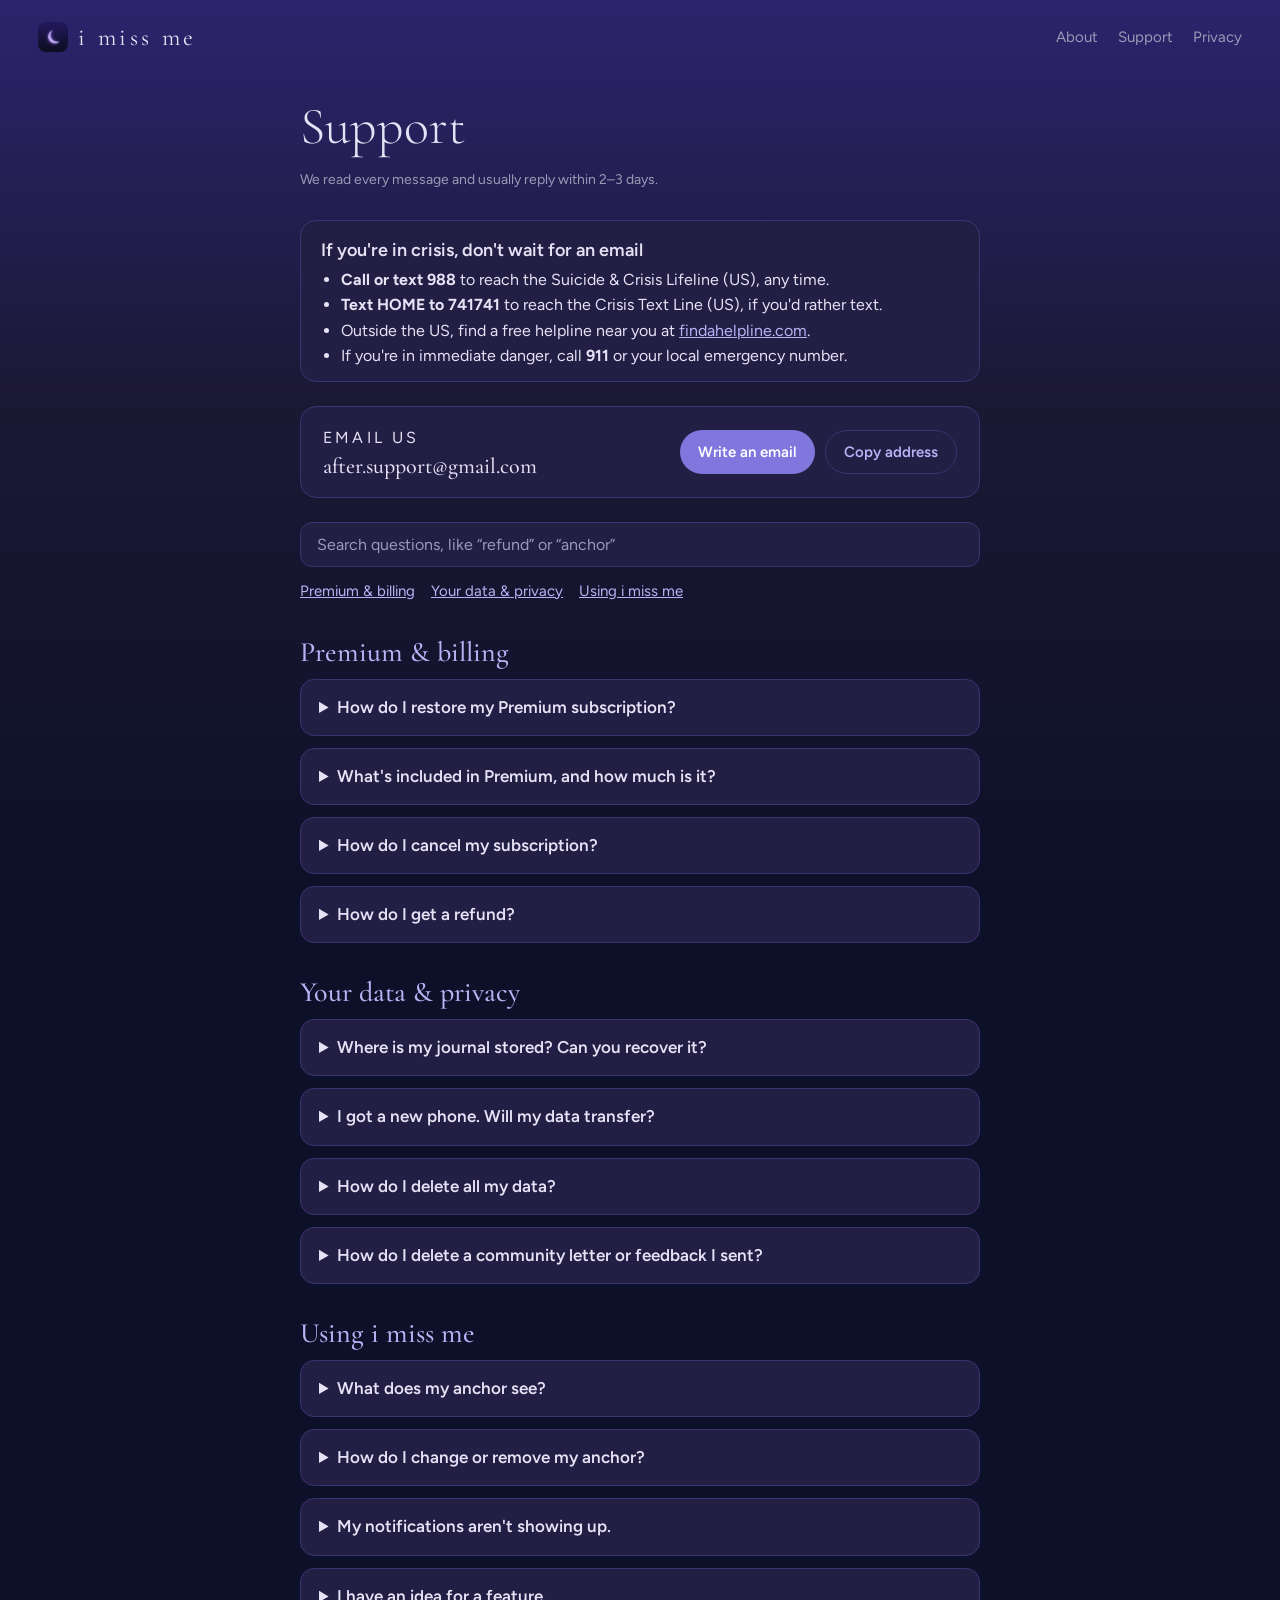
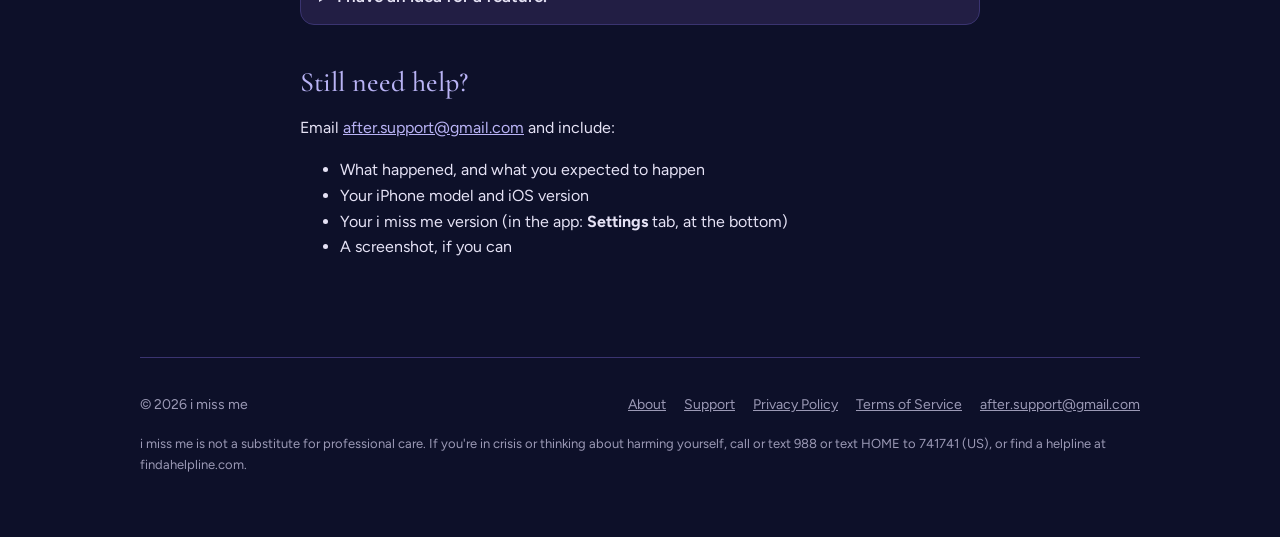
<file: support/index.html>
<!doctype html>
<html lang="en">
<head>
<meta charset="utf-8">
<meta name="viewport" content="width=device-width, initial-scale=1, viewport-fit=cover">
<title>Support · i miss me: breakup recovery</title>
<meta name="description" content="Get help with i miss me: restoring Premium, refunds, your data, anchors, notifications, and how to reach us.">
<meta name="theme-color" content="#2C246D">
<link rel="icon" href="/assets/favicon.png">
<link rel="apple-touch-icon" href="/assets/icon-180.png">
<link rel="preconnect" href="https://fonts.googleapis.com">
<link rel="preconnect" href="https://fonts.gstatic.com" crossorigin>
<link rel="stylesheet" href="https://fonts.googleapis.com/css2?family=Cormorant+Garamond:ital,wght@0,300;0,400;0,500;1,300;1,400&family=Figtree:wght@400;500;600&display=swap">
<link rel="stylesheet" href="/styles.css?v=25">
</head>
<body>
<header class="bar">
    <a class="brand" href="/"><img src="/assets/icon-180.png" alt="">i miss me</a>
    <nav class="nav"><a href="/about/">About</a><a href="/support/">Support</a><a href="/privacy/">Privacy</a></nav>
  </header>
<div class="wrap">
  <main class="narrow doc">
    <h1>Support</h1>
    <p class="updated">We read every message and usually reply within 2–3 days.</p>

    <div class="card crisis-card">
      <h2 class="crisis-title">If you're in crisis, don't wait for an email</h2>
      <ul>
        <li><strong>Call or text 988</strong> to reach the Suicide &amp; Crisis Lifeline (US), any time.</li>
        <li><strong>Text HOME to 741741</strong> to reach the Crisis Text Line (US), if you'd rather text.</li>
        <li>Outside the US, find a free helpline near you at <a href="https://findahelpline.com" target="_blank" rel="noopener">findahelpline.com</a>.</li>
        <li>If you're in immediate danger, call <strong>911</strong> or your local emergency number.</li>
      </ul>
    </div>

    <div class="contact">
      <div>
        <p class="eyebrow">email us</p>
        <p class="contact-email">after.support@gmail.com</p>
      </div>
      <div class="contact-actions">
        <a class="store small" href="mailto:after.support@gmail.com?subject=i%20miss%20me%20support%3A%20Help%20with%20After">Write an email</a>
        <button class="ghost" id="copy-email" type="button">Copy address</button>
      </div>
    </div>

    <label class="search" for="faq-search">
      <span class="sr">Search questions</span>
      <input id="faq-search" type="search" placeholder="Search questions, like “refund” or “anchor”" autocomplete="off">
    </label>
    <nav class="jump" aria-label="Sections">
      <a href="#premium-billing">Premium & billing</a>
      <a href="#your-data-privacy">Your data & privacy</a>
      <a href="#using-after">Using i miss me</a>
    </nav>
    <div class="faq">
      <h2 id="premium-billing">Premium & billing</h2>
      <details id="restore"><summary>How do I restore my Premium subscription?</summary><p>Open i miss me and go to the Premium screen (tap any locked feature), then tap <strong>Restore purchases</strong>. Make sure you're signed in to the App Store with the same Apple ID you used to subscribe.</p></details>
      <details id="premium"><summary>What's included in Premium, and how much is it?</summary><p>i miss me is free to download, and most of it stays free: journaling, receipts and standards, no-contact tracking, music detox, letters, and one anchor. Premium adds photo attachments and Dear Future Me letters, the full activities library, unlimited photo clean-out, mood trends and progress insights, AI song suggestions, and up to 3 anchors. Current prices are shown on the Premium screen before you subscribe, and they can vary by country.</p></details>
      <details id="cancel"><summary>How do I cancel my subscription?</summary><p>Subscriptions are managed by Apple. On your iPhone, open <strong>Settings</strong>, tap your name, then <strong>Subscriptions</strong>, and choose i miss me. Cancel at least 24 hours before your renewal date to avoid being charged for the next period. Deleting the app does not cancel a subscription.</p></details>
      <details id="refund"><summary>How do I get a refund?</summary><p>All payments go through Apple, so refunds are handled by Apple, not by us. Go to <a href="https://reportaproblem.apple.com" target="_blank" rel="noopener">reportaproblem.apple.com</a>, sign in with your Apple ID, find the i miss me purchase, and choose <strong>Request a refund</strong>.</p></details>
      <h2 id="your-data-privacy">Your data & privacy</h2>
      <details id="stored"><summary>Where is my journal stored? Can you recover it?</summary><p>Your journal, voice notes, photos, receipts and anchor details are stored on your iPhone, not on our servers. That keeps them private, but it also means we can't see them or recover them for you.</p></details>
      <details id="new-phone"><summary>I got a new phone. Will my data transfer?</summary><p>Because your data lives on your device, it moves with your iPhone backup. If you set up your new iPhone from an iCloud backup, a computer backup, or Quick Start, your i miss me data should come with it. If you set up the new phone as new, or delete the app, we have no copy we can restore.</p></details>
      <details id="delete-data"><summary>How do I delete all my data?</summary><p>In i miss me, open the <strong>Settings</strong> tab and tap <strong>reset app and start over</strong>. This permanently deletes everything stored in the app on that phone. Deleting the app does the same. Feedback or community letters you sent us are stored separately; email us to remove those.</p></details>
      <details id="letters"><summary>How do I delete a community letter or feedback I sent?</summary><p>Email <a href="mailto:after.support@gmail.com?subject=i%20miss%20me%20support%3A%20Remove%20a%20letter">after.support@gmail.com</a> and we'll remove it. Letters are anonymous, so tell us roughly what it said and when you sent it.</p></details>
      <h2 id="using-after">Using i miss me</h2>
      <details id="anchor-sees"><summary>What does my anchor see?</summary><p>Only the message you send them. When you use <strong>Contact anchor</strong> or <strong>I broke contact</strong>, i miss me drafts a text and opens your Messages app, and you send it yourself. Your anchor never sees your journal, drafts or check-ins.</p></details>
      <details id="anchor-change"><summary>How do I change or remove my anchor?</summary><p>Open the <strong>Settings</strong> tab. Under <strong>your anchor</strong>, tap <strong>remove</strong> next to their name, then <strong>add another anchor</strong> to pick someone new from your contacts. Free accounts have one anchor; Premium allows up to three.</p></details>
      <details id="notifications"><summary>My notifications aren't showing up.</summary><p>On your iPhone, open <strong>Settings → Notifications → i miss me</strong> and turn on <strong>Allow Notifications</strong>. Also check that a Focus mode (like Sleep or Do Not Disturb) isn't silencing them. i miss me's reminders are scheduled on your phone, so they still work without an internet connection.</p></details>
      <details id="ideas"><summary>I have an idea for a feature.</summary><p>We'd love to hear it. The fastest way is the <strong>feedback</strong> box in i miss me's Settings tab, which keeps all ideas in one place for us. You can also email us.</p></details>
    </div>
    <p id="no-results" class="muted" hidden>No matching questions. Email us and we'll help.</p>

    <h2>Still need help?</h2>
    <p>Email <a href="mailto:after.support@gmail.com?subject=i%20miss%20me%20support%3A%20Help%20with%20After">after.support@gmail.com</a> and include:</p>
    <ul>
      <li>What happened, and what you expected to happen</li>
      <li>Your iPhone model and iOS version</li>
      <li>Your i miss me version (in the app: <strong>Settings</strong> tab, at the bottom)</li>
      <li>A screenshot, if you can</li>
    </ul>
    <script>
      (function () {
        var btn = document.getElementById("copy-email");
        btn.addEventListener("click", function () {
          var done = function () { btn.textContent = "Copied"; setTimeout(function () { btn.textContent = "Copy address"; }, 2000); };
          if (navigator.clipboard) navigator.clipboard.writeText("after.support@gmail.com").then(done, function () { btn.textContent = "after.support@gmail.com"; });
          else btn.textContent = "after.support@gmail.com";
        });
        var input = document.getElementById("faq-search");
        var items = Array.prototype.slice.call(document.querySelectorAll(".faq details"));
        var heads = Array.prototype.slice.call(document.querySelectorAll(".faq h2"));
        var none = document.getElementById("no-results");
        input.addEventListener("input", function () {
          var q = input.value.trim().toLowerCase(), shown = 0;
          items.forEach(function (d) {
            var hit = !q || d.textContent.toLowerCase().indexOf(q) !== -1;
            d.hidden = !hit; if (hit) shown++;
            if (q && hit) d.open = true; if (!q) d.open = false;
          });
          heads.forEach(function (h) {
            var n = h.nextElementSibling, any = false;
            while (n && n.tagName === "DETAILS") { if (!n.hidden) any = true; n = n.nextElementSibling; }
            h.hidden = !any;
          });
          none.hidden = shown !== 0;
        });
        if (location.hash) { var t = document.getElementById(location.hash.slice(1)); if (t && t.tagName === "DETAILS") t.open = true; }
      })();
    </script>
  </main>
  <footer>
    <div class="row">
      <span>© 2026 i miss me</span>
      <nav><a href="/about/">About</a><a href="/support/">Support</a><a href="/privacy/">Privacy Policy</a><a href="/terms/">Terms of Service</a><a href="mailto:after.support@gmail.com?subject=i%20miss%20me%20support">after.support@gmail.com</a></nav>
    </div>
    <p class="crisis">i miss me is not a substitute for professional care. If you're in crisis or thinking about harming yourself, call or text 988 or text HOME to 741741 (US), or find a helpline at findahelpline.com.</p>
  </footer>
</div>
<!-- Cloudflare Web Analytics --><script type='module' src='https://static.cloudflareinsights.com/beacon.min.js' data-cf-beacon='{"token": "2c49b818e342460999bc8472ac2195e9"}'></script><!-- End Cloudflare Web Analytics -->
</body>
</html>
</file>
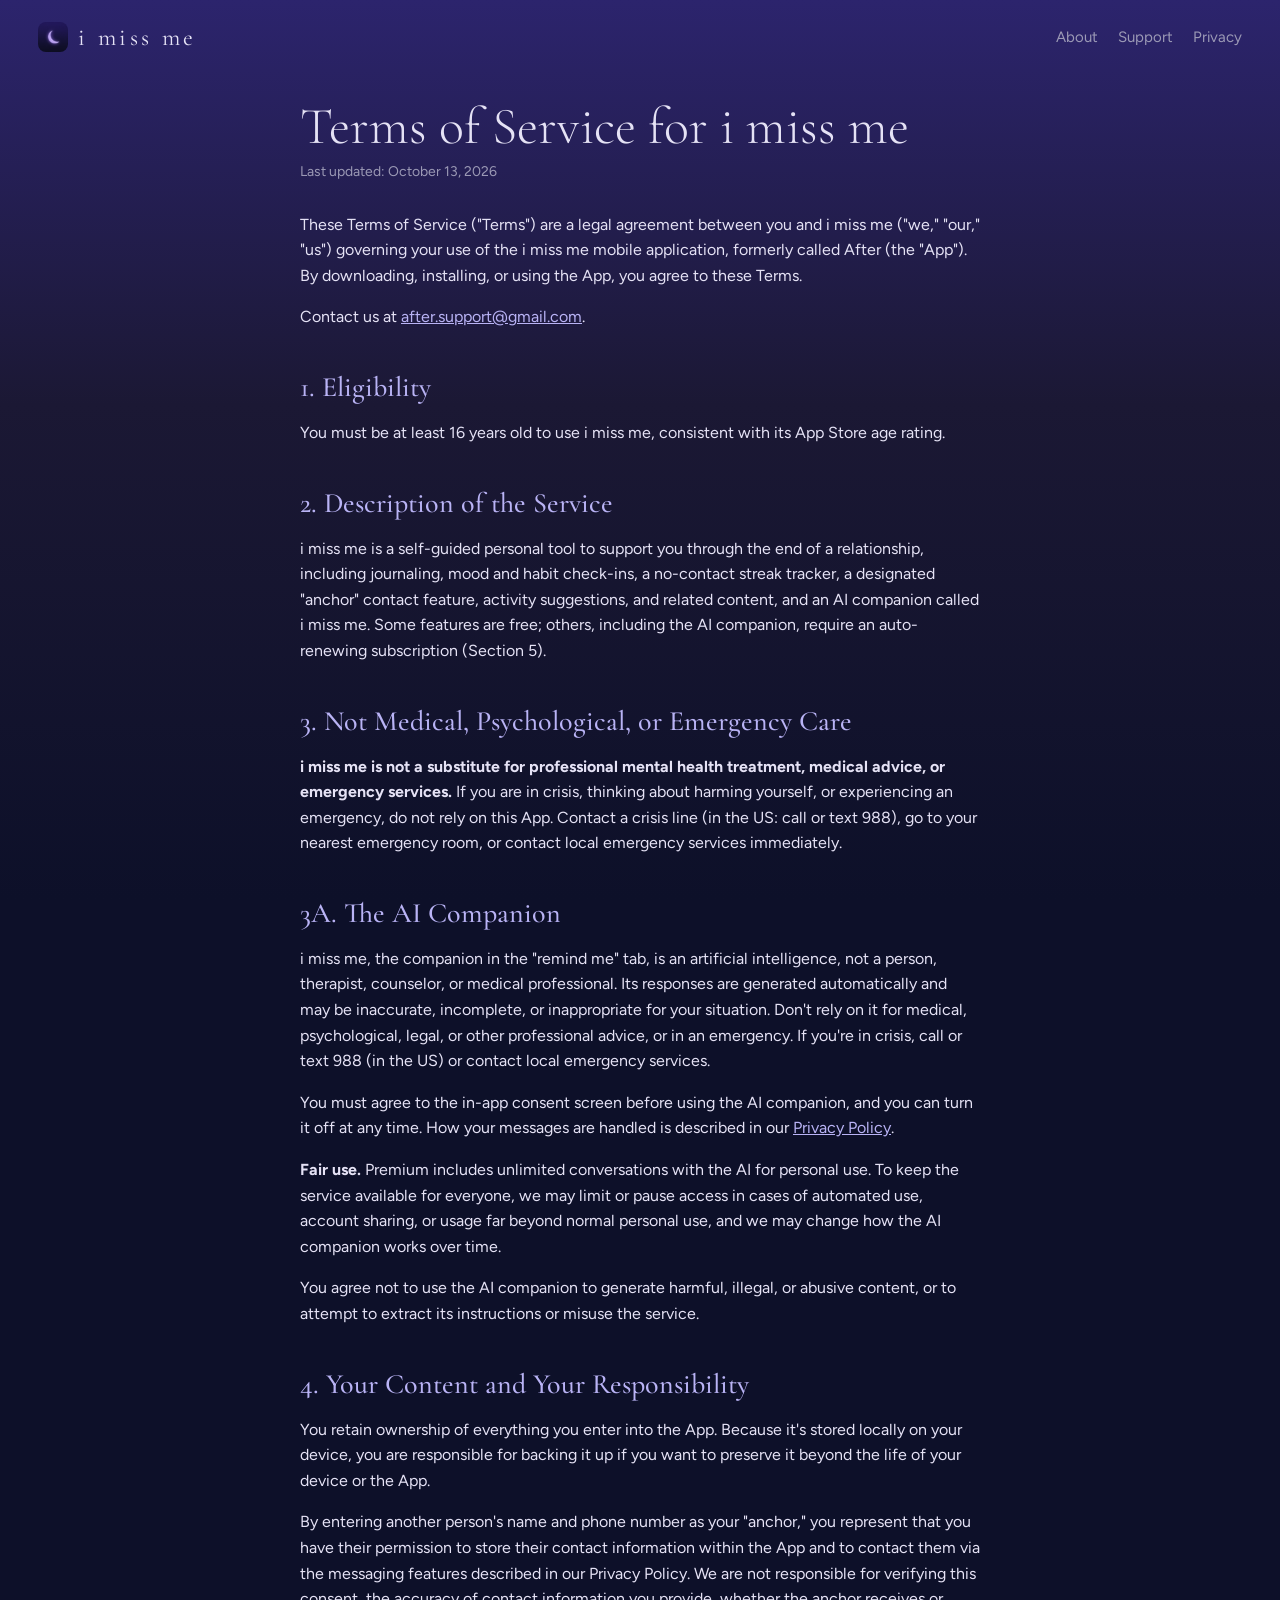
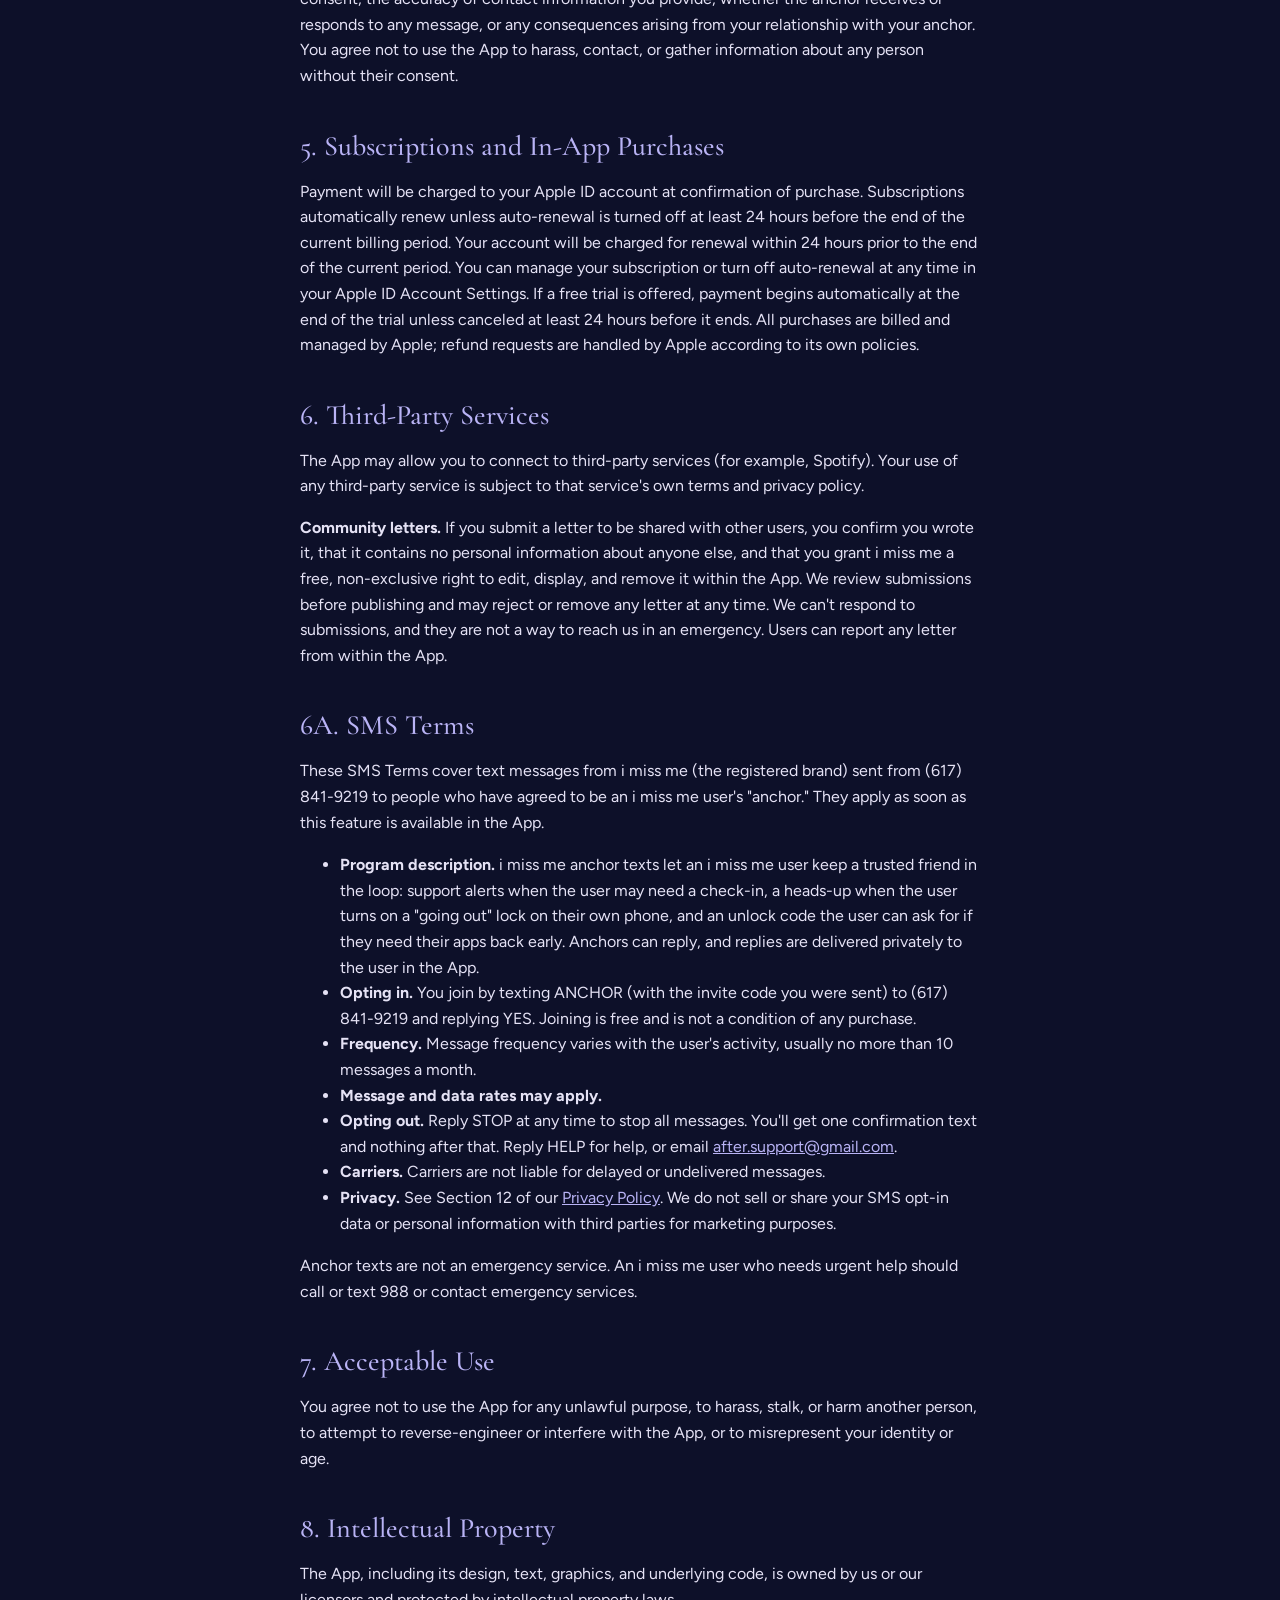
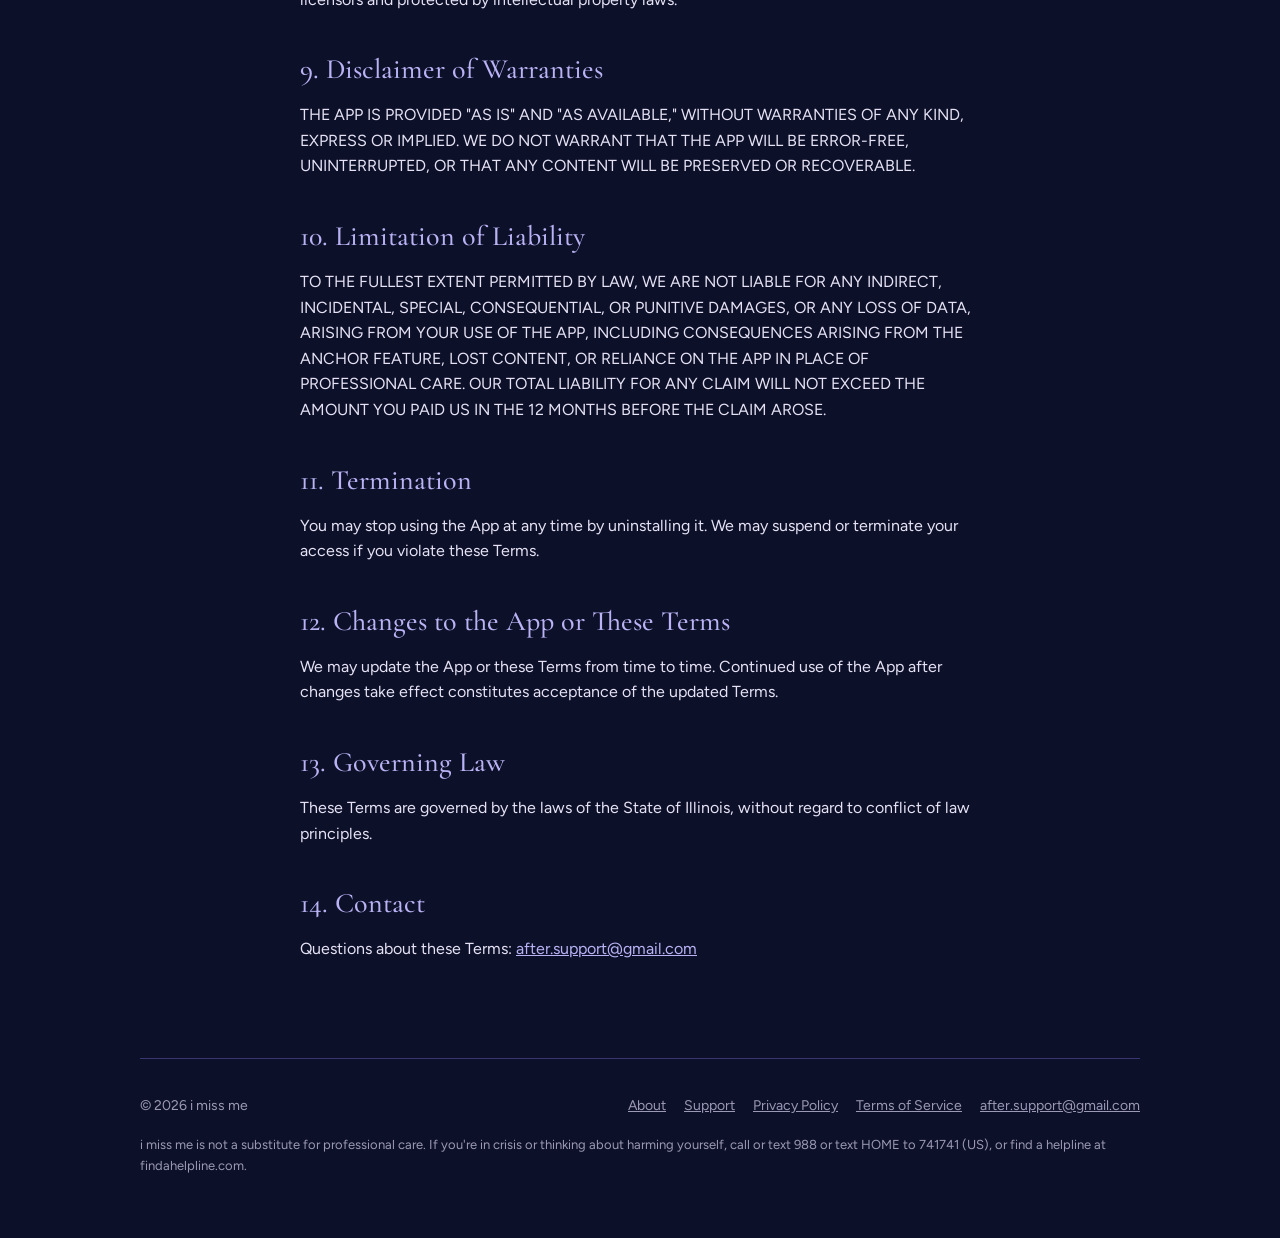
<file: terms/index.html>
<!doctype html>
<html lang="en">
<head>
<meta charset="utf-8">
<meta name="viewport" content="width=device-width, initial-scale=1, viewport-fit=cover">
<title>Terms of Service · i miss me: breakup recovery</title>
<meta name="description" content="Terms of Service for the i miss me breakup recovery app.">
<meta name="theme-color" content="#2C246D">
<link rel="icon" href="/assets/favicon.png">
<link rel="apple-touch-icon" href="/assets/icon-180.png">
<link rel="preconnect" href="https://fonts.googleapis.com">
<link rel="preconnect" href="https://fonts.gstatic.com" crossorigin>
<link rel="stylesheet" href="https://fonts.googleapis.com/css2?family=Cormorant+Garamond:ital,wght@0,300;0,400;0,500;1,300;1,400&family=Figtree:wght@400;500;600&display=swap">
<link rel="stylesheet" href="/styles.css?v=25">
</head>
<body>
<header class="bar">
    <a class="brand" href="/"><img src="/assets/icon-180.png" alt="">i miss me</a>
    <nav class="nav"><a href="/about/">About</a><a href="/support/">Support</a><a href="/privacy/">Privacy</a></nav>
  </header>
<div class="wrap">
  <main class="narrow doc">

    
    <h1>Terms of Service for i miss me</h1>
    <div class="updated">Last updated: October 13, 2026</div>

    <p>These Terms of Service ("Terms") are a legal agreement between you and i miss me ("we," "our," "us") governing your use of the i miss me mobile application, formerly called After (the "App"). By downloading, installing, or using the App, you agree to these Terms.</p>
    <p>Contact us at <a href="mailto:after.support@gmail.com">after.support@gmail.com</a>.</p>

    <h2>1. Eligibility</h2>
    <p>You must be at least 16 years old to use i miss me, consistent with its App Store age rating.</p>

    <h2>2. Description of the Service</h2>
    <p>i miss me is a self-guided personal tool to support you through the end of a relationship, including journaling, mood and habit check-ins, a no-contact streak tracker, a designated "anchor" contact feature, activity suggestions, and related content, and an AI companion called i miss me. Some features are free; others, including the AI companion, require an auto-renewing subscription (Section 5).</p>

    <h2>3. Not Medical, Psychological, or Emergency Care</h2>
    <p><strong>i miss me is not a substitute for professional mental health treatment, medical advice, or emergency services.</strong> If you are in crisis, thinking about harming yourself, or experiencing an emergency, do not rely on this App. Contact a crisis line (in the US: call or text 988), go to your nearest emergency room, or contact local emergency services immediately.</p>

    <h2>3A. The AI Companion</h2>
<p>i miss me, the companion in the "remind me" tab, is an artificial intelligence, not a person, therapist, counselor, or medical professional. Its responses are generated automatically and may be inaccurate, incomplete, or inappropriate for your situation. Don't rely on it for medical, psychological, legal, or other professional advice, or in an emergency. If you're in crisis, call or text 988 (in the US) or contact local emergency services.</p>
<p>You must agree to the in-app consent screen before using the AI companion, and you can turn it off at any time. How your messages are handled is described in our <a href="/privacy/">Privacy Policy</a>.</p>
<p><strong>Fair use.</strong> Premium includes unlimited conversations with the AI for personal use. To keep the service available for everyone, we may limit or pause access in cases of automated use, account sharing, or usage far beyond normal personal use, and we may change how the AI companion works over time.</p>
<p>You agree not to use the AI companion to generate harmful, illegal, or abusive content, or to attempt to extract its instructions or misuse the service.</p>

<h2>4. Your Content and Your Responsibility</h2>
    <p>You retain ownership of everything you enter into the App. Because it's stored locally on your device, you are responsible for backing it up if you want to preserve it beyond the life of your device or the App.</p>
    <p>By entering another person's name and phone number as your "anchor," you represent that you have their permission to store their contact information within the App and to contact them via the messaging features described in our Privacy Policy. We are not responsible for verifying this consent, the accuracy of contact information you provide, whether the anchor receives or responds to any message, or any consequences arising from your relationship with your anchor. You agree not to use the App to harass, contact, or gather information about any person without their consent.</p>

    <h2>5. Subscriptions and In-App Purchases</h2>
    <p>Payment will be charged to your Apple ID account at confirmation of purchase. Subscriptions automatically renew unless auto-renewal is turned off at least 24 hours before the end of the current billing period. Your account will be charged for renewal within 24 hours prior to the end of the current period. You can manage your subscription or turn off auto-renewal at any time in your Apple ID Account Settings. If a free trial is offered, payment begins automatically at the end of the trial unless canceled at least 24 hours before it ends. All purchases are billed and managed by Apple; refund requests are handled by Apple according to its own policies.</p>

    <h2>6. Third-Party Services</h2>
    <p>The App may allow you to connect to third-party services (for example, Spotify). Your use of any third-party service is subject to that service's own terms and privacy policy.</p>

    <p><strong>Community letters.</strong> If you submit a letter to be shared with other users, you confirm you wrote it, that it contains no personal information about anyone else, and that you grant i miss me a free, non-exclusive right to edit, display, and remove it within the App. We review submissions before publishing and may reject or remove any letter at any time. We can't respond to submissions, and they are not a way to reach us in an emergency. Users can report any letter from within the App.</p>

    <h2 id="sms">6A. SMS Terms</h2>
    <p>These SMS Terms cover text messages from i miss me (the registered brand) sent from (617) 841-9219 to people who have agreed to be an i miss me user's "anchor." They apply as soon as this feature is available in the App.</p>
    <ul>
      <li><strong>Program description.</strong> i miss me anchor texts let an i miss me user keep a trusted friend in the loop: support alerts when the user may need a check-in, a heads-up when the user turns on a "going out" lock on their own phone, and an unlock code the user can ask for if they need their apps back early. Anchors can reply, and replies are delivered privately to the user in the App.</li>
      <li><strong>Opting in.</strong> You join by texting ANCHOR (with the invite code you were sent) to (617) 841-9219 and replying YES. Joining is free and is not a condition of any purchase.</li>
      <li><strong>Frequency.</strong> Message frequency varies with the user's activity, usually no more than 10 messages a month.</li>
      <li><strong>Message and data rates may apply.</strong></li>
      <li><strong>Opting out.</strong> Reply STOP at any time to stop all messages. You'll get one confirmation text and nothing after that. Reply HELP for help, or email <a href="mailto:after.support@gmail.com">after.support@gmail.com</a>.</li>
      <li><strong>Carriers.</strong> Carriers are not liable for delayed or undelivered messages.</li>
      <li><strong>Privacy.</strong> See Section 12 of our <a href="/privacy/">Privacy Policy</a>. We do not sell or share your SMS opt-in data or personal information with third parties for marketing purposes.</li>
    </ul>
    <p>Anchor texts are not an emergency service. An i miss me user who needs urgent help should call or text 988 or contact emergency services.</p>

    <h2>7. Acceptable Use</h2>
    <p>You agree not to use the App for any unlawful purpose, to harass, stalk, or harm another person, to attempt to reverse-engineer or interfere with the App, or to misrepresent your identity or age.</p>

    <h2>8. Intellectual Property</h2>
    <p>The App, including its design, text, graphics, and underlying code, is owned by us or our licensors and protected by intellectual property laws.</p>

    <h2>9. Disclaimer of Warranties</h2>
    <p>THE APP IS PROVIDED "AS IS" AND "AS AVAILABLE," WITHOUT WARRANTIES OF ANY KIND, EXPRESS OR IMPLIED. WE DO NOT WARRANT THAT THE APP WILL BE ERROR-FREE, UNINTERRUPTED, OR THAT ANY CONTENT WILL BE PRESERVED OR RECOVERABLE.</p>

    <h2>10. Limitation of Liability</h2>
    <p>TO THE FULLEST EXTENT PERMITTED BY LAW, WE ARE NOT LIABLE FOR ANY INDIRECT, INCIDENTAL, SPECIAL, CONSEQUENTIAL, OR PUNITIVE DAMAGES, OR ANY LOSS OF DATA, ARISING FROM YOUR USE OF THE APP, INCLUDING CONSEQUENCES ARISING FROM THE ANCHOR FEATURE, LOST CONTENT, OR RELIANCE ON THE APP IN PLACE OF PROFESSIONAL CARE. OUR TOTAL LIABILITY FOR ANY CLAIM WILL NOT EXCEED THE AMOUNT YOU PAID US IN THE 12 MONTHS BEFORE THE CLAIM AROSE.</p>

    <h2>11. Termination</h2>
    <p>You may stop using the App at any time by uninstalling it. We may suspend or terminate your access if you violate these Terms.</p>

    <h2>12. Changes to the App or These Terms</h2>
    <p>We may update the App or these Terms from time to time. Continued use of the App after changes take effect constitutes acceptance of the updated Terms.</p>

    <h2>13. Governing Law</h2>
    <p>These Terms are governed by the laws of the State of Illinois, without regard to conflict of law principles.</p>

    <h2>14. Contact</h2>
    <p>Questions about these Terms: <a href="mailto:after.support@gmail.com">after.support@gmail.com</a></p>
  
    </main>
  <footer>
    <div class="row">
      <span>© 2026 i miss me</span>
      <nav><a href="/about/">About</a><a href="/support/">Support</a><a href="/privacy/">Privacy Policy</a><a href="/terms/">Terms of Service</a><a href="mailto:after.support@gmail.com?subject=i%20miss%20me%20support">after.support@gmail.com</a></nav>
    </div>
    <p class="crisis">i miss me is not a substitute for professional care. If you're in crisis or thinking about harming yourself, call or text 988 or text HOME to 741741 (US), or find a helpline at findahelpline.com.</p>
  </footer>
</div>
<!-- Cloudflare Web Analytics --><script type='module' src='https://static.cloudflareinsights.com/beacon.min.js' data-cf-beacon='{"token": "2c49b818e342460999bc8472ac2195e9"}'></script><!-- End Cloudflare Web Analytics -->
</body>
</html>
</file>
<file: styles.css>
/* after — night-sky site. Colors from the app icon gradient and the pitch deck. */
:root {
  --sky-top: #2C246D;      /* icon, top */
  --sky-mid: #1B1834;      /* deck */
  --sky-bottom: #0D1029;   /* icon, bottom */
  --card: #221E44;
  --card-line: #3A3470;
  --moon: #B9B3F5;         /* deck lavender */
  --button: #7F77DD;       /* app purple */
  --button-hover: #938BEA;
  --text: #E5E2F5;
  --muted: #9B99B5;
  --display: "Cormorant Garamond", Georgia, "Times New Roman", serif;
  --body: "Figtree", -apple-system, BlinkMacSystemFont, "Segoe UI", sans-serif;
  color-scheme: dark;
}

* { box-sizing: border-box; }
html { background: var(--sky-bottom); }
body {
  margin: 0;
  min-height: 100vh;
  color: var(--text);
  font: 17px/1.6 var(--body);
  background: linear-gradient(180deg, var(--sky-top) 0%, var(--sky-mid) 45%, var(--sky-bottom) 100%) fixed;
}
a { color: var(--moon); }
a:focus-visible, button:focus-visible { outline: 2px solid var(--moon); outline-offset: 3px; border-radius: 6px; }

.wrap { max-width: 1040px; margin: 0 auto; padding-inline: 20px; }
.narrow { max-width: 720px; margin: 0 auto; padding-inline: 20px; }

/* top bar */
.bar { display: flex; align-items: center; justify-content: space-between; padding-block: 22px; padding-inline: clamp(20px, 3vw, 40px); }
.brand { display: flex; align-items: center; gap: 10px; text-decoration: none; color: var(--text); font: 400 24px var(--display); letter-spacing: .14em; }
.brand img { width: 30px; height: 30px; border-radius: 8px; }
.nav { display: flex; gap: 20px; font-size: 15px; }
.nav a { color: var(--muted); text-decoration: none; }
.nav a:hover { color: var(--text); }

/* hero */
.hero { display: grid; justify-items: center; text-align: center; gap: 18px; padding-block: 24px 72px; }
.moon {
  width: min(240px, 55vw); height: auto;
  filter: drop-shadow(0 0 28px rgba(185,179,245,.35));
}
@media (prefers-reduced-motion: no-preference) {
  .moon { animation: glow 6s ease-in-out infinite; }
  @keyframes glow { 50% { filter: drop-shadow(0 0 48px rgba(185,179,245,.55)); } }
}
.wordmark { font: 300 clamp(64px, 14vw, 120px)/1 var(--display); letter-spacing: .18em; margin: 0; padding-left: .18em; }
.tagline { font: 300 clamp(22px, 3.4vw, 30px)/1.3 var(--display); color: var(--moon); margin: 0; font-style: italic; }
.lede { max-width: 34em; color: var(--muted); margin: 0; }
.store {
  display: inline-flex; align-items: center; gap: 10px; margin-top: 8px;
  background: var(--button); color: #fff; text-decoration: none;
  padding: 14px 26px; border-radius: 999px; font-weight: 600; font-size: 16px;
  box-shadow: 0 10px 30px rgba(127,119,221,.35); transition: background .2s;
}
.store:hover { background: var(--button-hover); }
.store svg { width: 18px; height: 18px; fill: currentColor; }
.fine { font-size: 13px; color: var(--muted); }

/* sections */
section { padding-block: 56px; }
.eyebrow { font-size: 12px; letter-spacing: .2em; text-transform: uppercase; color: var(--muted); margin: 0 0 10px; }
h2 { font: 400 clamp(32px, 5vw, 44px)/1.15 var(--display); margin: 0 0 14px; text-wrap: balance; }
.section-lede { color: var(--muted); max-width: 36em; margin: 0; }

.features { display: grid; grid-template-columns: repeat(auto-fit, minmax(280px, 1fr)); gap: 22px; margin-top: 36px; }
.feature { display: grid; gap: 16px; align-content: start; justify-items: center; text-align: center; min-width: 0; }
.feature img {
  width: 100%; height: auto; max-width: 230px; justify-self: center; display: block;
  border-radius: 34px; border: 9px solid #0B0A18;
  box-shadow: 0 0 0 1.5px #4A4580, 0 24px 60px rgba(0,0,0,.55);
  background: #0B0A18;
}
.feature h3 { font: 500 26px/1.2 var(--display); margin: 0; color: var(--moon); order: -1; text-wrap: balance; }

.feature p { margin: 0; color: var(--muted); font-size: 16px; max-width: 34ch; text-wrap: pretty; }

.tools { display: grid; grid-template-columns: repeat(3, 1fr); gap: 14px; margin-top: 32px; }
.tool { background: var(--card); border: 1px solid var(--card-line); border-radius: 18px; padding: 18px 20px; min-width: 0; }
.tool strong { display: block; font: 500 21px var(--display); color: var(--text); margin-bottom: 4px; }
.tool span { color: var(--muted); font-size: 15px; }

.promise { text-align: center; display: grid; justify-items: center; gap: 12px; }
.promise p { max-width: 34em; color: var(--muted); margin: 0; }

/* footer */
footer { border-top: 1px solid var(--card-line); padding-block: 36px 48px; margin-top: 40px; font-size: 14px; color: var(--muted); }
footer .row { display: flex; flex-wrap: wrap; gap: 12px 24px; justify-content: space-between; align-items: center; }
footer nav { display: flex; flex-wrap: wrap; gap: 18px; }
footer a { color: var(--muted); }
.crisis { margin-top: 18px; font-size: 13px; }

/* document pages (privacy, terms, support) */
.doc { padding-block: 24px 40px; }
.doc h1 { font: 300 clamp(38px, 6vw, 52px)/1.1 var(--display); margin: 0 0 6px; }
.doc .updated { color: var(--muted); font-size: 14px; margin-bottom: 28px; }
.doc h2 { font: 500 28px var(--display); color: var(--moon); margin: 40px 0 10px; }
.doc h3 { font: 600 17px var(--body); margin: 28px 0 8px; }
.doc p, .doc li { color: var(--text); font-size: 16px; }
.doc .card { background: var(--card); border: 1px solid var(--card-line); border-radius: 16px; padding: 4px 20px; margin: 20px 0; }
.doc .table { overflow-x: auto; }
.doc table { width: 100%; border-collapse: collapse; font-size: 15px; margin: 16px 0; }
.doc th, .doc td { text-align: left; padding: 10px; border-bottom: 1px solid var(--card-line); vertical-align: top; }
.doc th { color: var(--muted); font-weight: 600; font-size: 13px; text-transform: uppercase; letter-spacing: .08em; }
.doc .footer-note { color: var(--muted); font-style: italic; font-size: 14px; }
.faq details { background: var(--card); border: 1px solid var(--card-line); border-radius: 14px; padding: 14px 18px; margin-bottom: 12px; }
.faq summary { cursor: pointer; font-weight: 600; }
.faq details p { color: var(--muted); margin: 10px 0 2px; }

@media (max-width: 820px) { .tools { grid-template-columns: repeat(2, 1fr); } }
@media (max-width: 520px) { .tools { grid-template-columns: 1fr; } .nav { gap: 14px; } }

/* support page */
.sr { position: absolute; width: 1px; height: 1px; overflow: hidden; clip: rect(0 0 0 0); }
.crisis-card { border-color: var(--moon); padding: 6px 22px 10px; }
.doc .crisis-title { font: 600 18px var(--body); color: var(--text); margin: 14px 0 6px; }
.crisis-card ul { margin: 0 0 8px; padding-left: 20px; }
.contact { display: flex; flex-wrap: wrap; gap: 16px; align-items: center; justify-content: space-between; margin: 24px 0; padding: 18px 22px; background: var(--card); border: 1px solid var(--card-line); border-radius: 16px; }
.contact .eyebrow { margin: 0; }
.doc .contact-email { font: 500 22px var(--display); margin: 2px 0 0; color: var(--text); word-break: break-all; }
.contact-actions { display: flex; flex-wrap: wrap; gap: 10px; }
.store.small { margin: 0; padding: 10px 18px; font-size: 15px; box-shadow: none; }
.ghost { background: transparent; color: var(--moon); border: 1px solid var(--card-line); border-radius: 999px; padding: 10px 18px; font: 600 15px var(--body); cursor: pointer; }
.ghost:hover { border-color: var(--moon); }
.search { display: block; margin: 8px 0 12px; }
.search input { width: 100%; padding: 12px 16px; border-radius: 12px; border: 1px solid var(--card-line); background: var(--card); color: var(--text); font: 16px var(--body); }
.search input::placeholder { color: var(--muted); }
.search input:focus { outline: 2px solid var(--moon); outline-offset: 2px; }
.jump { display: flex; flex-wrap: wrap; gap: 8px 16px; font-size: 15px; margin-bottom: 8px; }
.faq h2 { margin-top: 32px; }
.muted { color: var(--muted); }
/* V layout: middle feature sits a little lower than the outer two (wide screens only) */
@media (min-width: 900px) { .feature:nth-child(2) { margin-top: 18px; } }

/* about page: story left, photo right (Beli-style) */
.about-page { display: grid; grid-template-columns: minmax(0, 1fr) clamp(180px, 28vw, 340px); grid-template-areas: "title ." "text photo" "cta ."; column-gap: clamp(32px, 5vw, 72px); row-gap: 0; align-items: start; padding-block: 24px 40px; }
.about-title { grid-area: title; padding-block: 0; }
.about-title h1 { font: 300 clamp(38px, 6vw, 52px)/1.1 var(--display); margin: 0 0 28px; text-wrap: balance; }
.about-text { grid-area: text; }
.founder { grid-area: photo; }
.about-text { padding-block: 0; }
.about-text p { font-size: 18px; line-height: 1.75; }
.about-text .signature { font: italic 400 24px var(--display); color: var(--moon); margin-top: 28px; }
.about-cta { grid-area: cta; display: grid; justify-items: start; gap: 14px; margin-top: 40px; padding-top: 32px; border-top: 1px solid var(--card-line); }
.about-cta .store { margin-top: 0; }
.founder { margin: 18px 0 0; align-self: start; display: grid; gap: 10px; }
.founder img { display: block; width: 100%; height: auto; aspect-ratio: 3 / 4; object-fit: cover; border-radius: 24px; border: 1px solid var(--card-line); box-shadow: 0 24px 60px rgba(0,0,0,.45); }
.founder figcaption { font-size: 14px; color: var(--muted); text-align: center; }
@media (max-width: 600px) {
  .about-page { grid-template-columns: 1fr; grid-template-areas: "title" "photo" "text" "cta"; }
  .founder { max-width: 140px; width: 100%; margin: 0 auto 24px; justify-self: center; }
}
/* about CTA on narrower screens (phones, small windows): center button and contact line together */
@media (max-width: 900px) {
  .about-cta { grid-column: 1 / -1; justify-items: center; text-align: center; }
  .about-cta .store { margin: 0; }
  .about-cta .fine { margin: 0; max-width: 32ch; }
}
</file>
